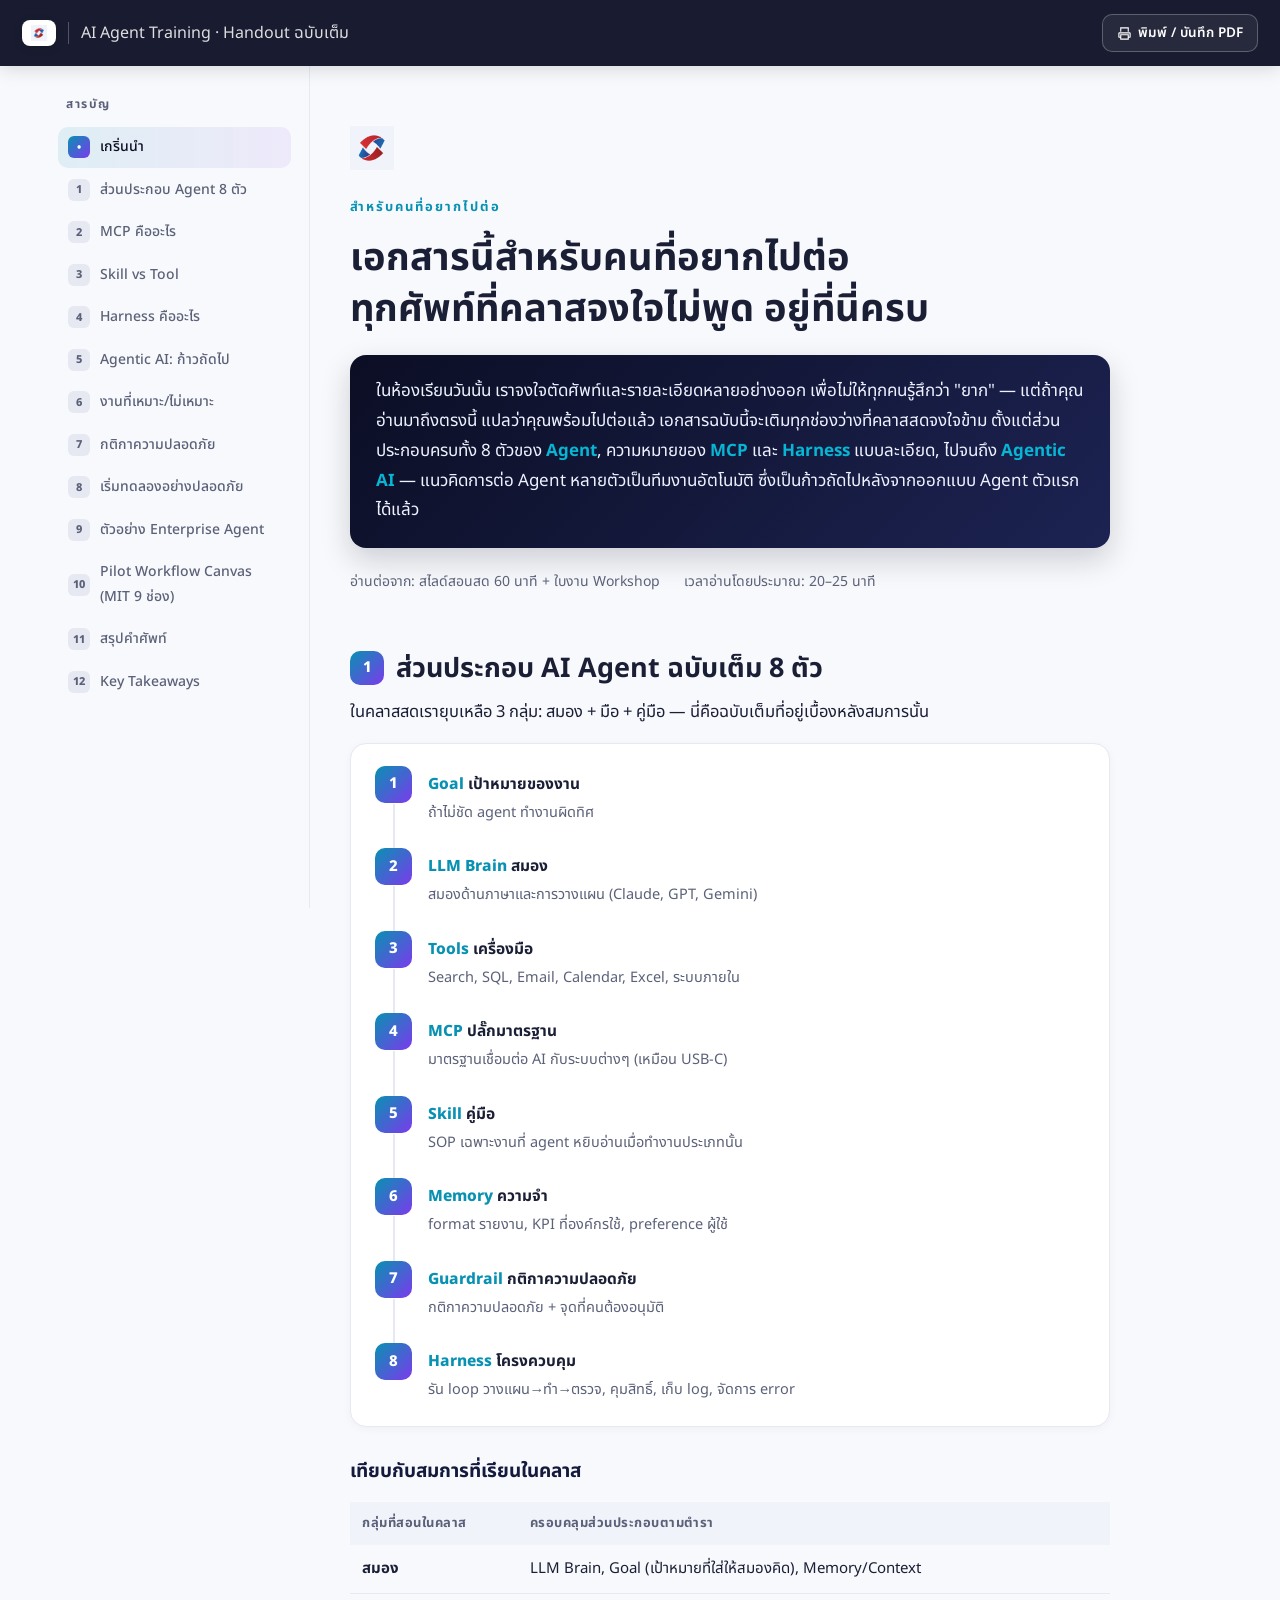
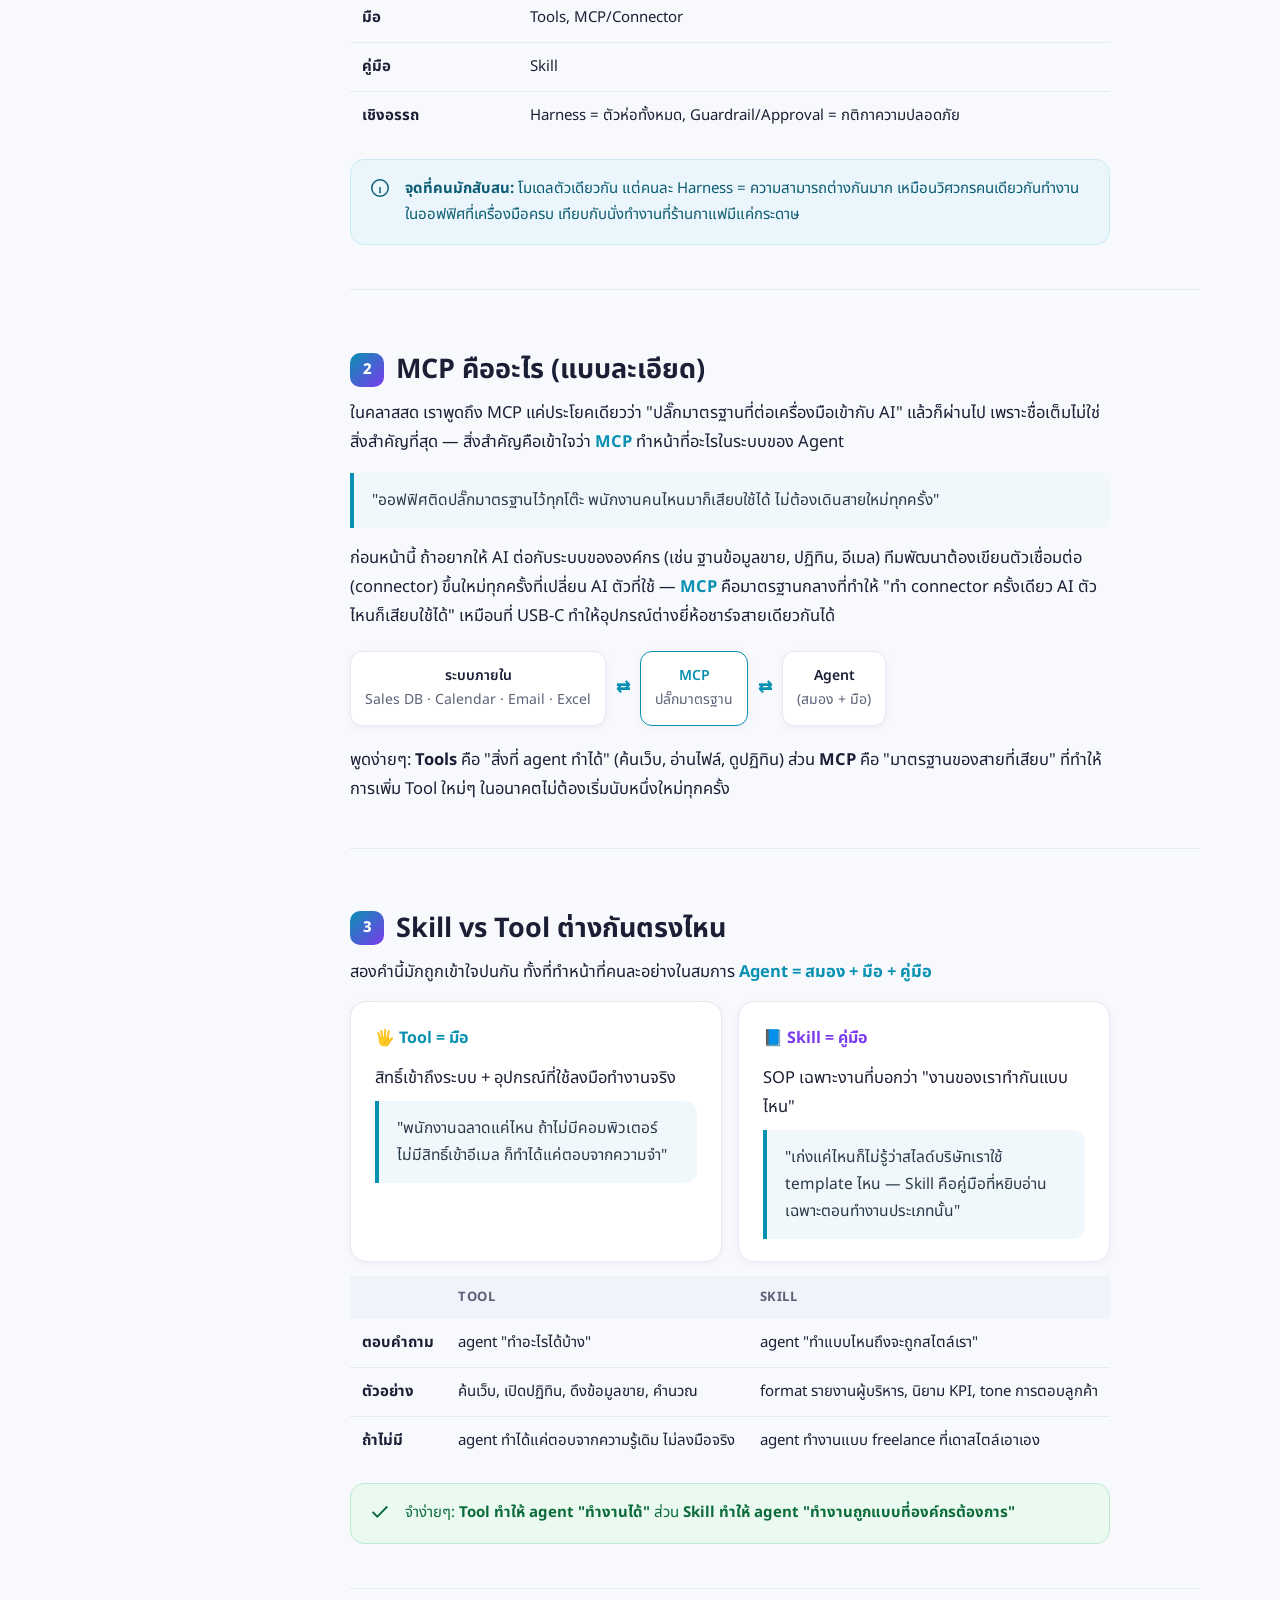
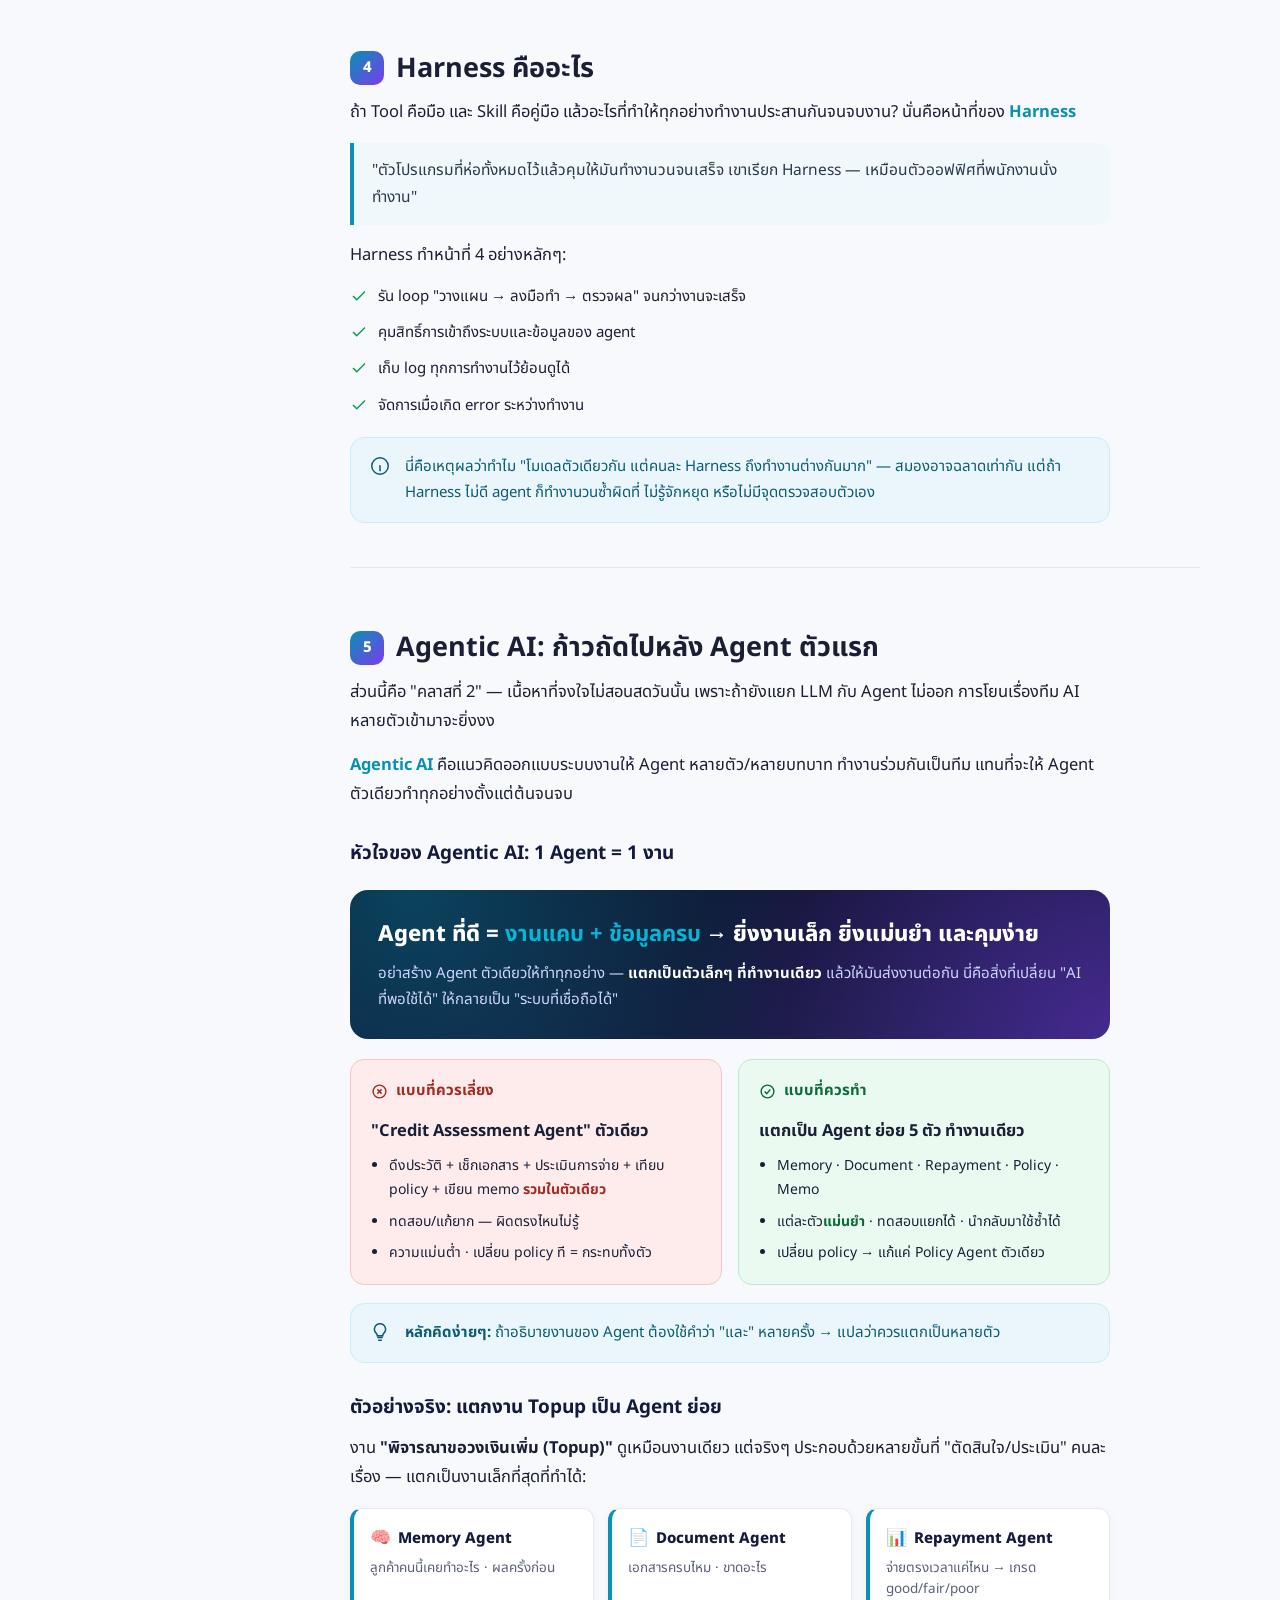
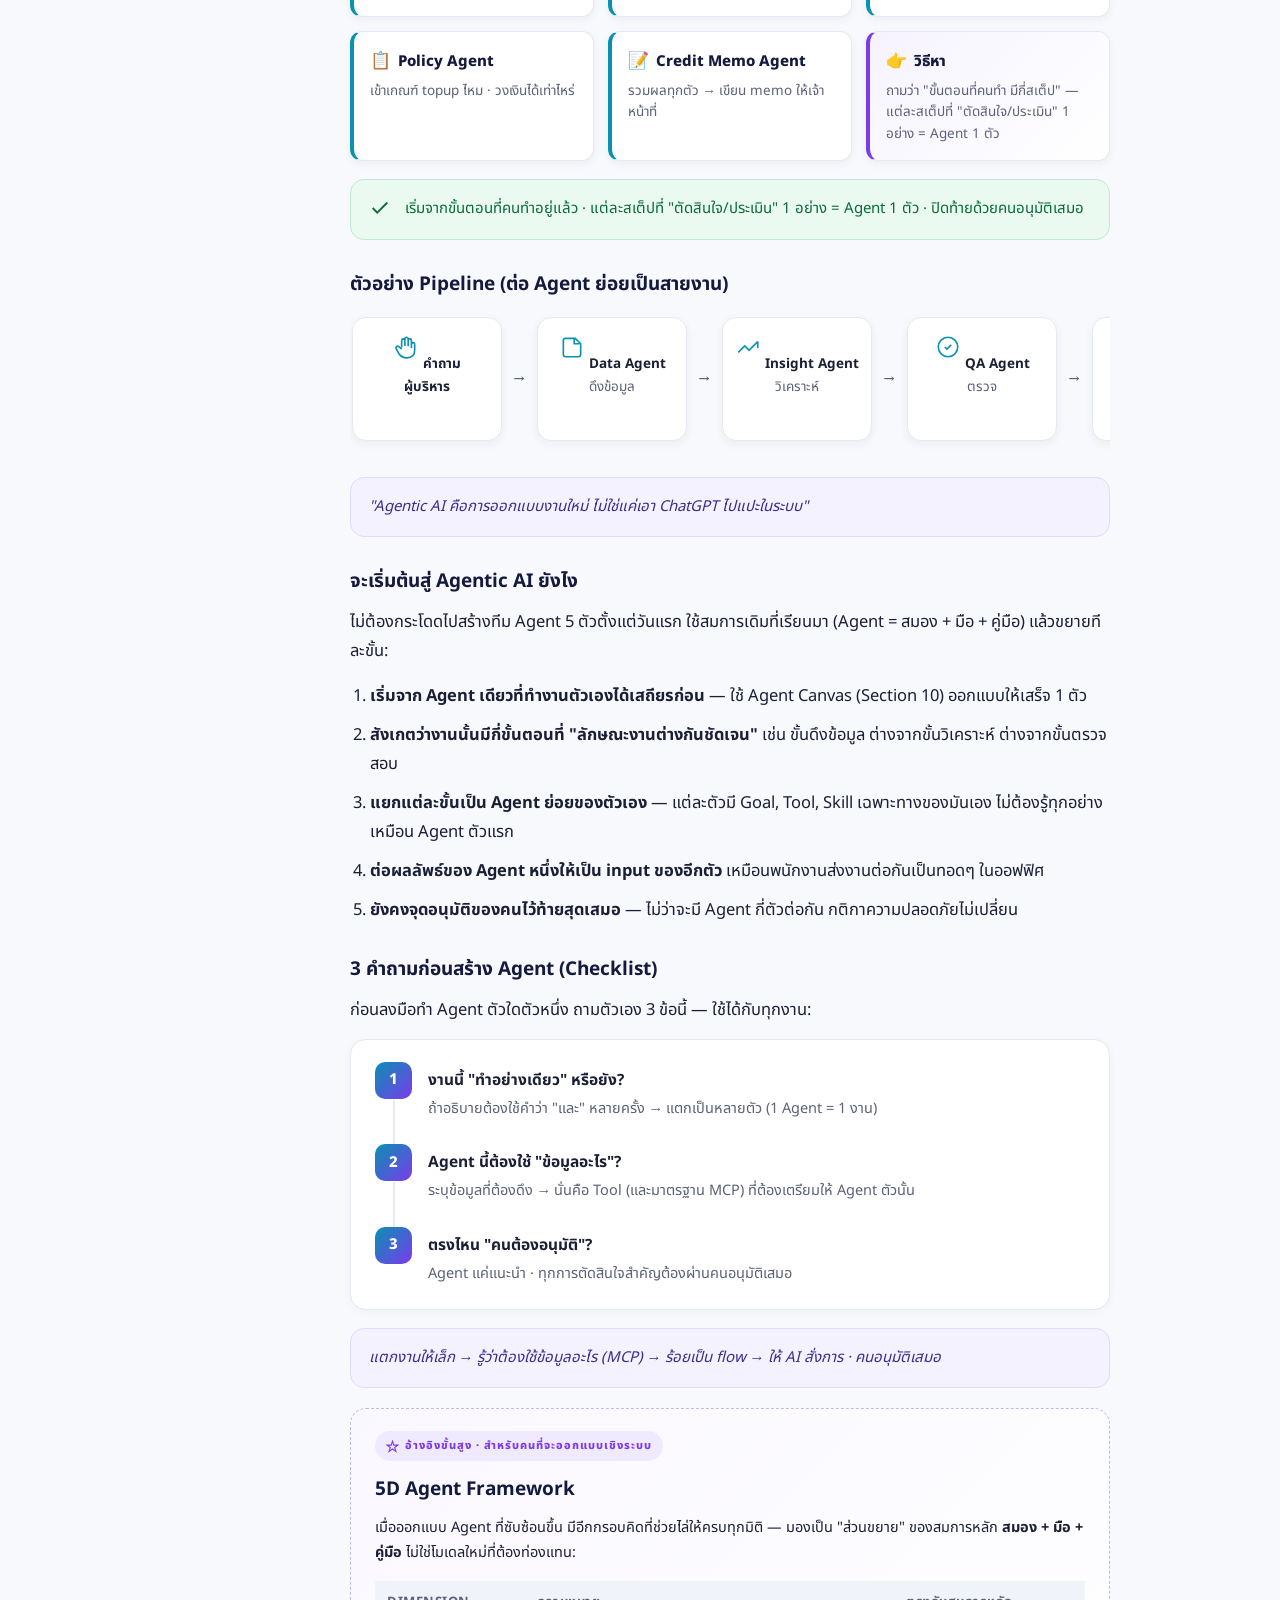
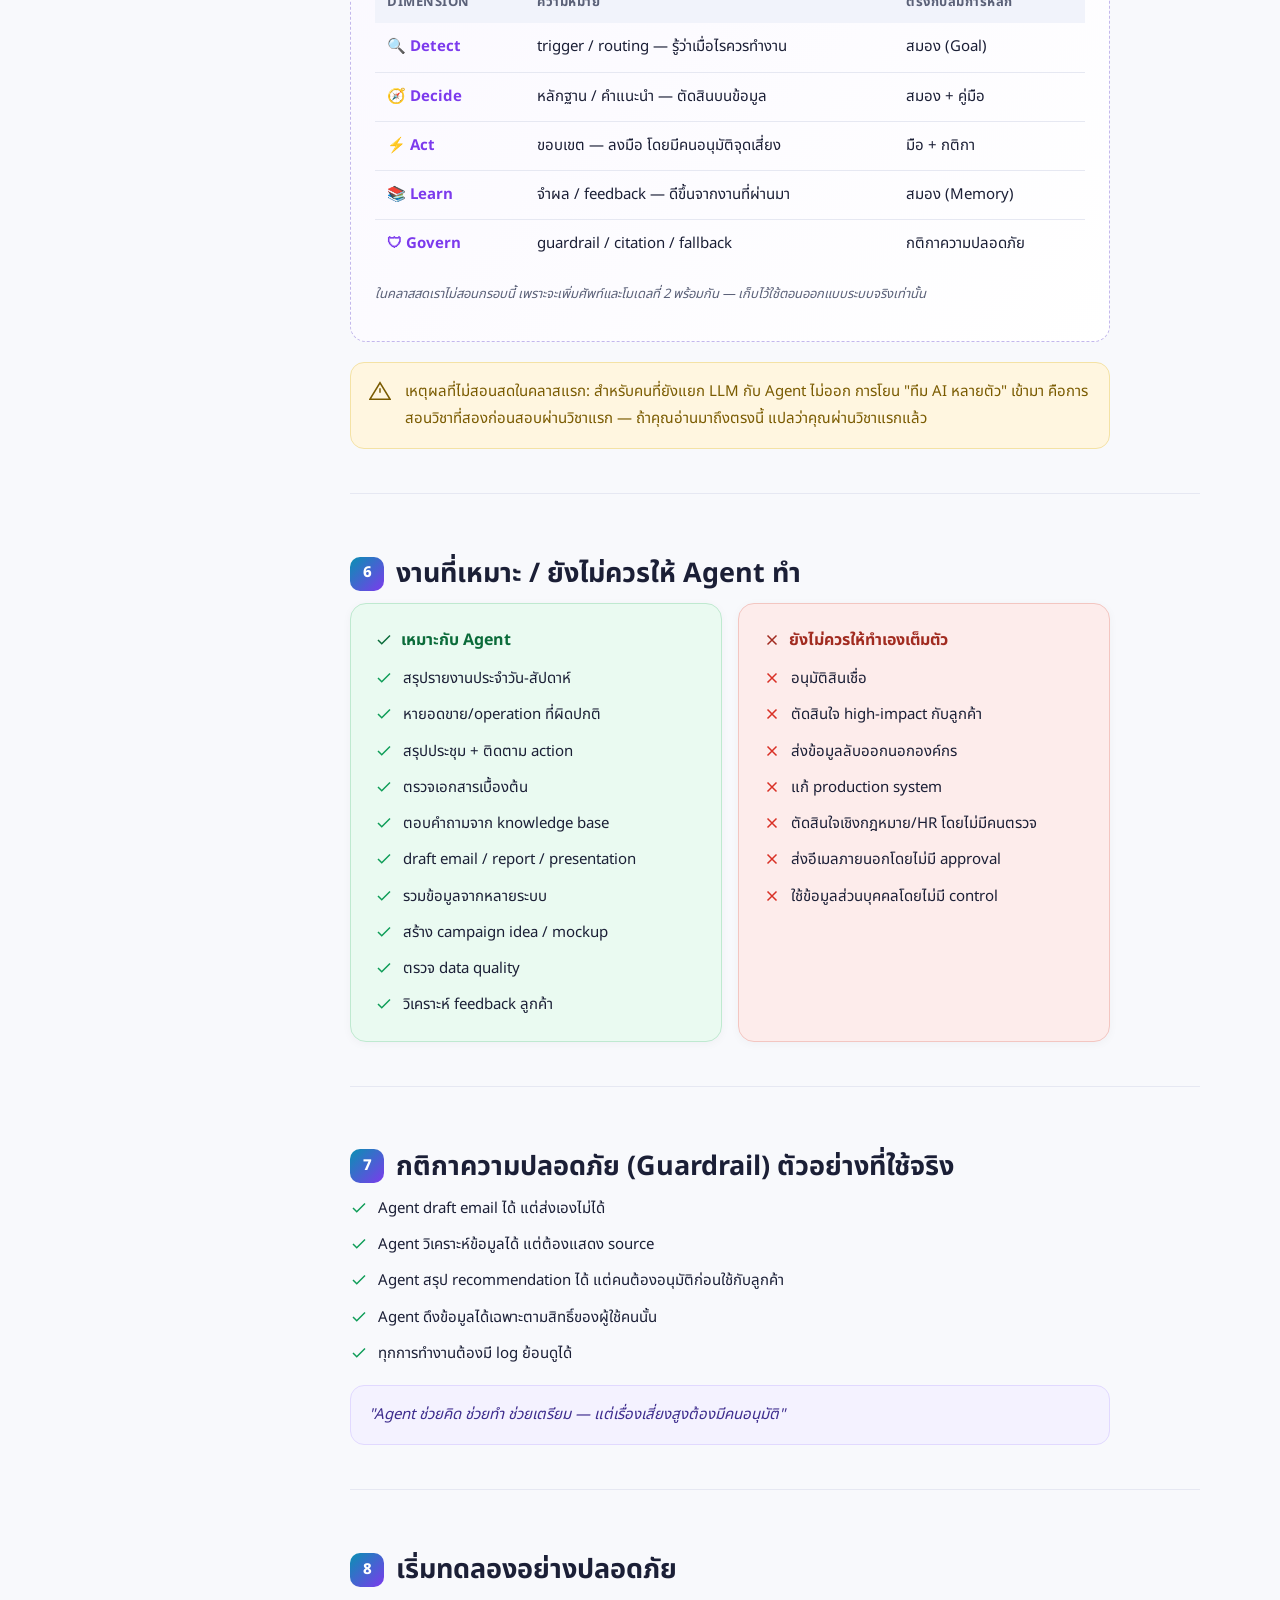
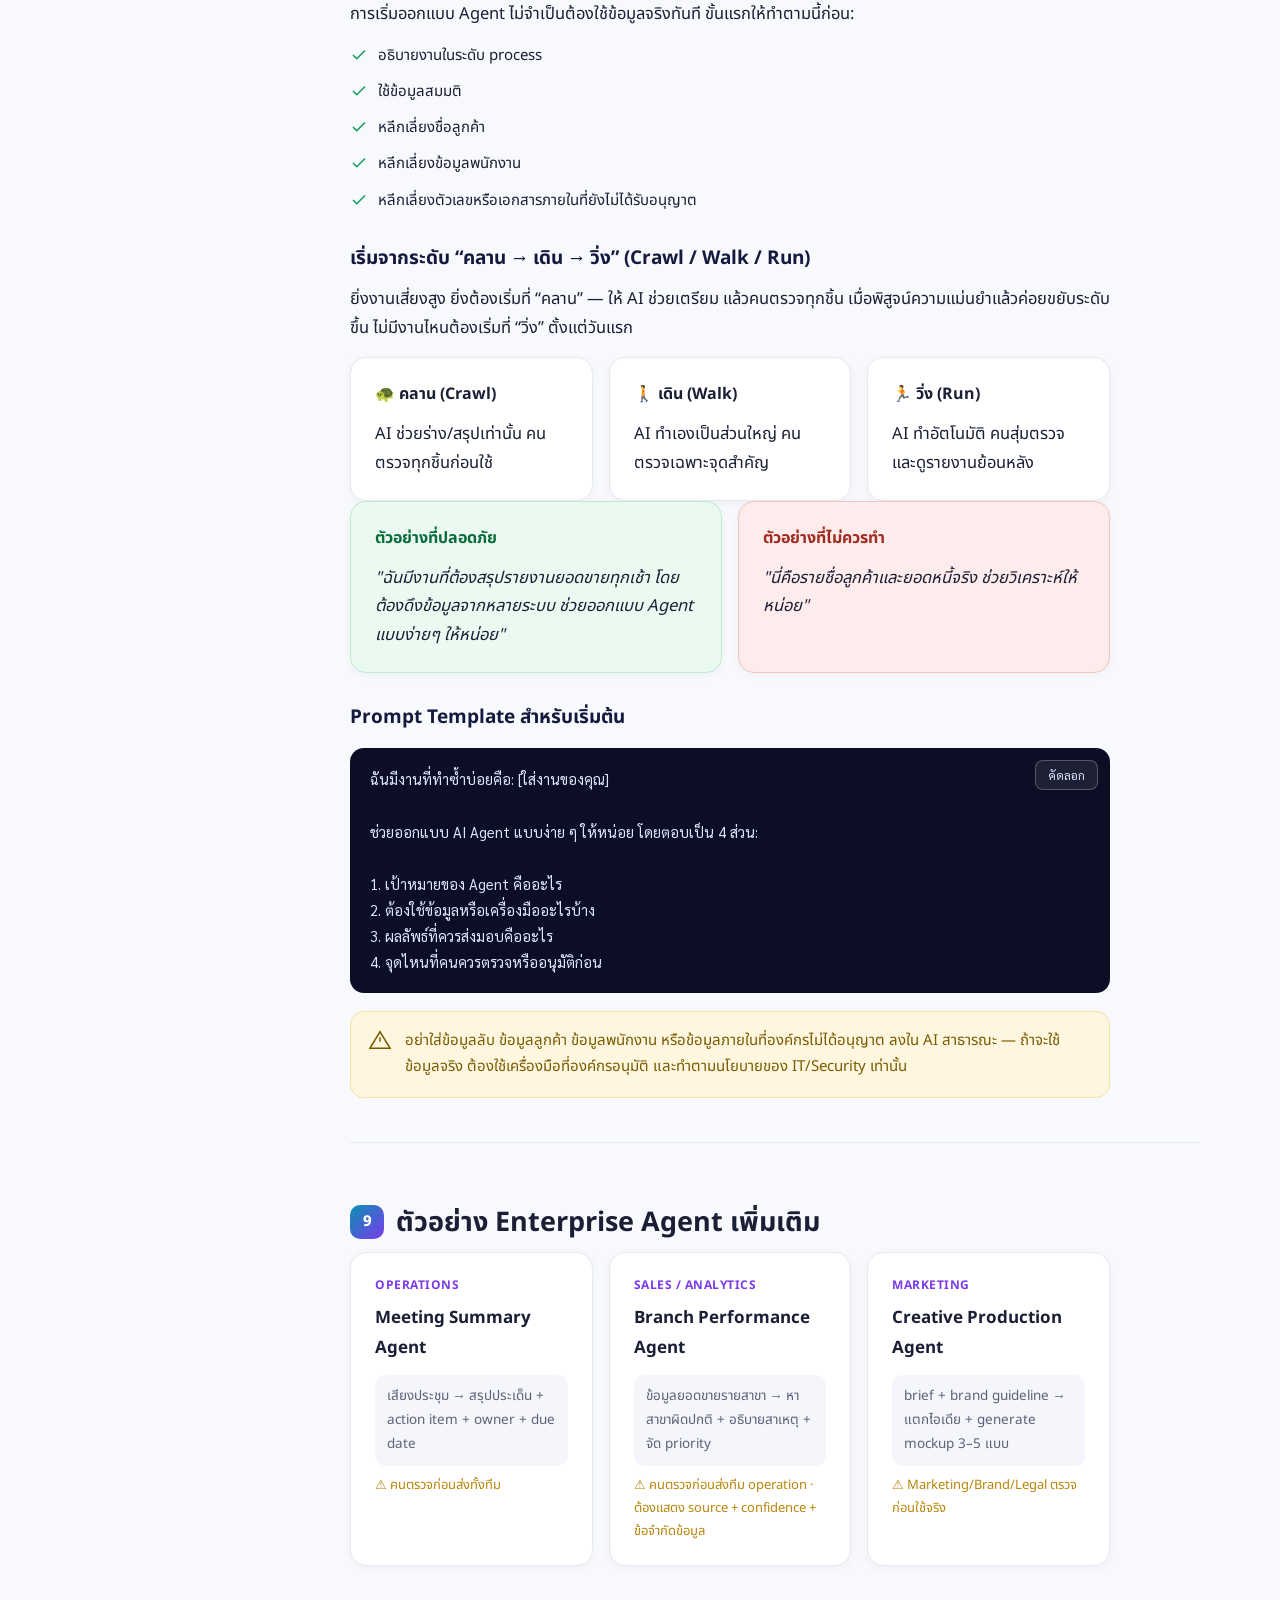
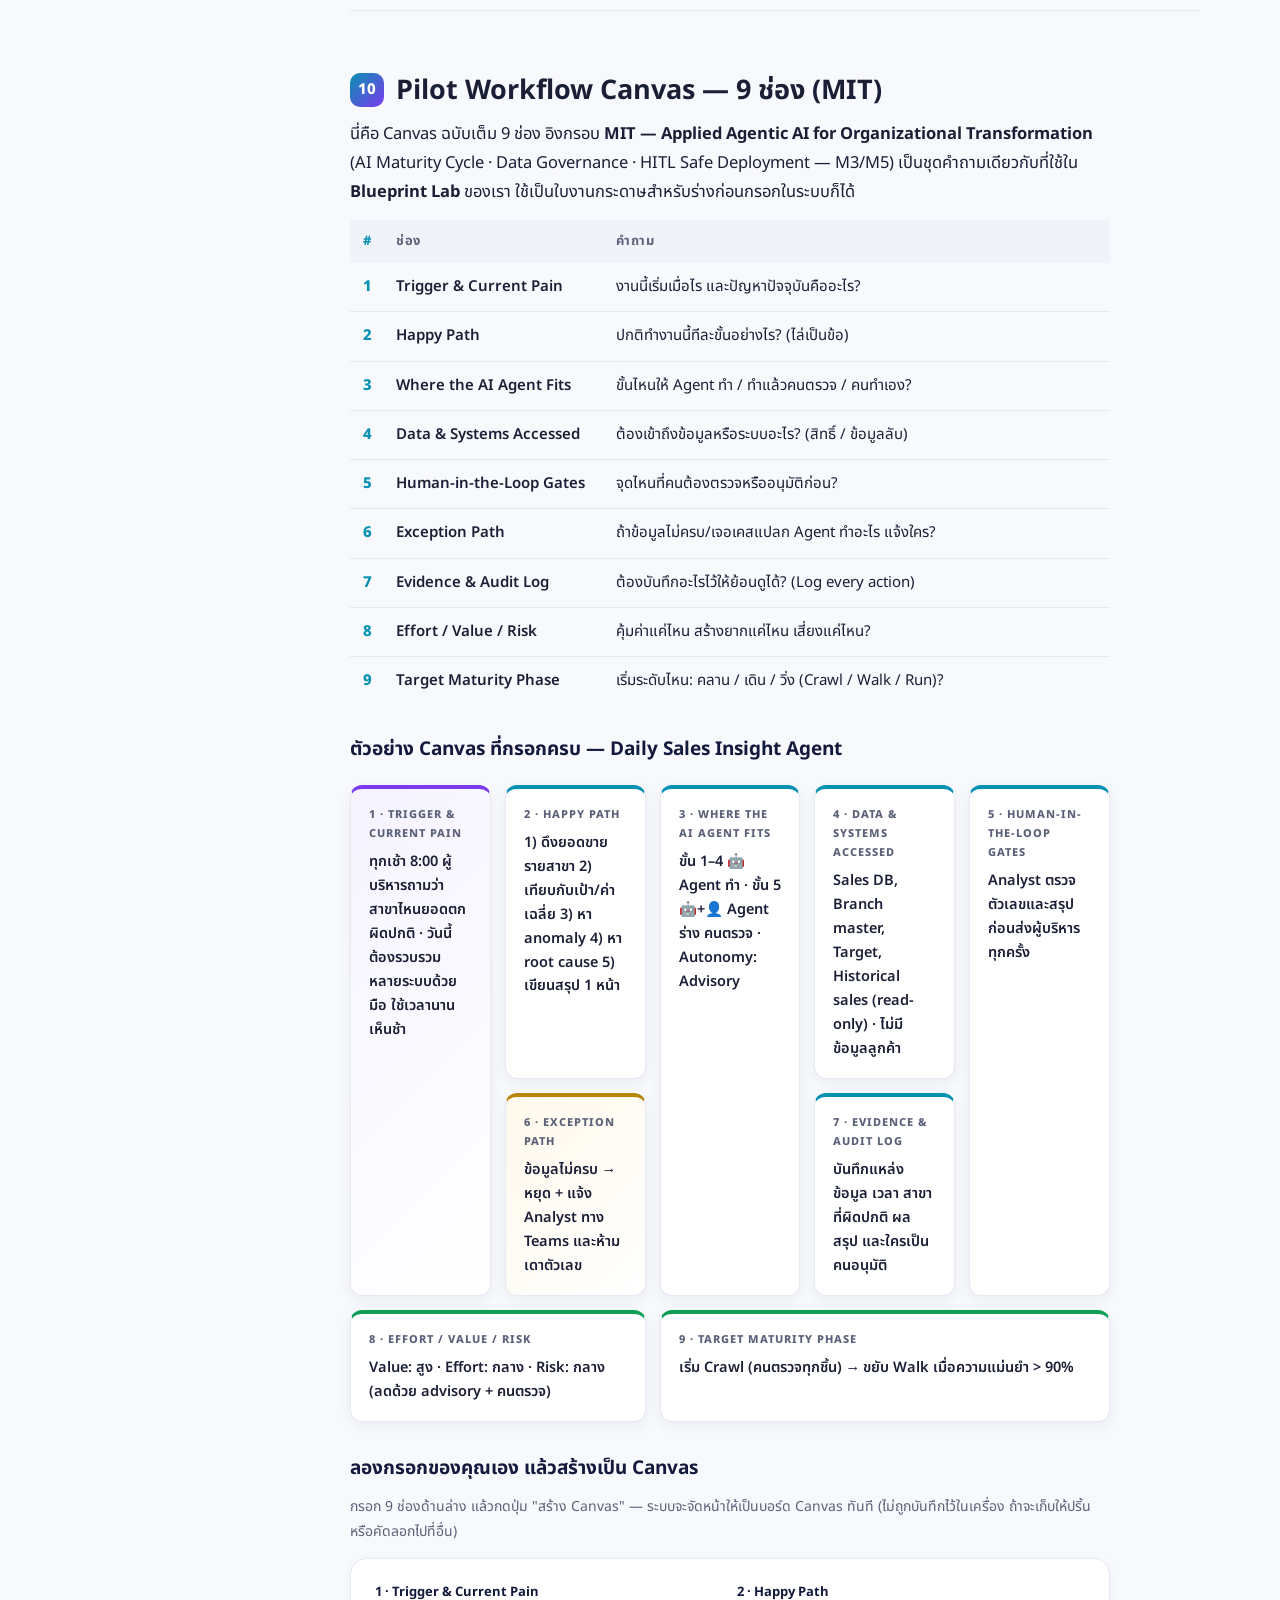
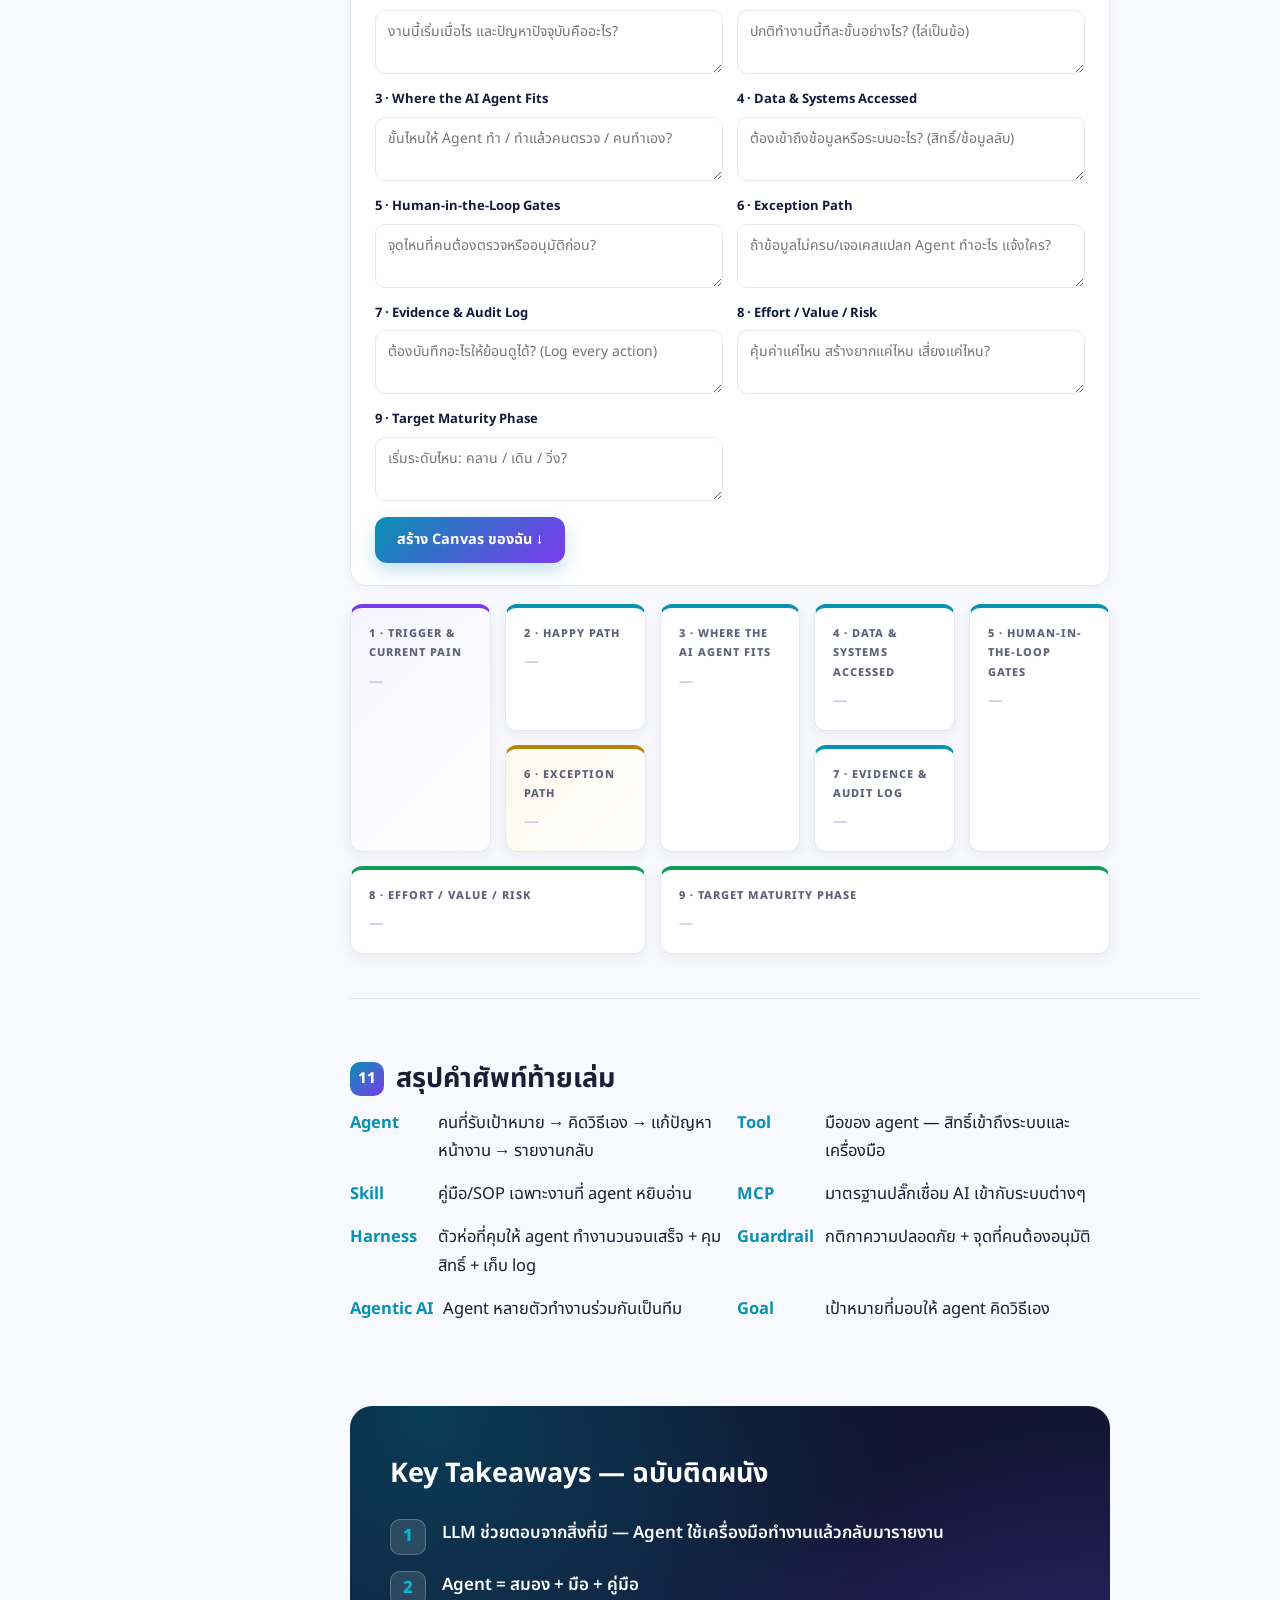
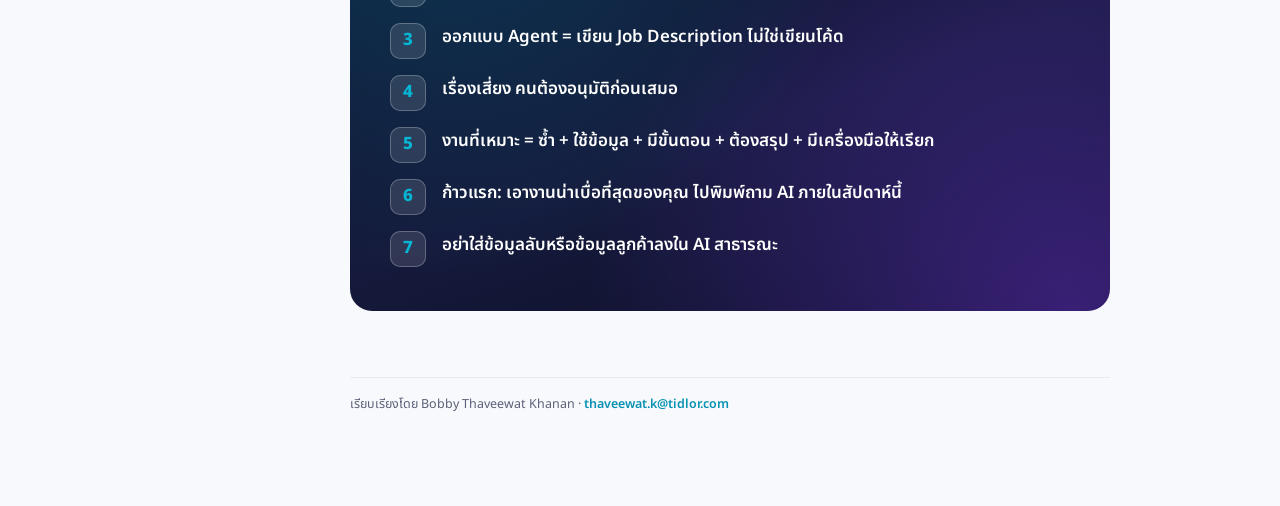
<file: ai-agent-handout.html>
<!DOCTYPE html>
<html lang="th">
<head>
<meta charset="UTF-8">
<meta name="viewport" content="width=device-width, initial-scale=1.0">
<title>TIDLOR AI Agent Training — Handout ฉบับเต็ม</title>
<link rel="preconnect" href="https://fonts.googleapis.com">
<link href="https://fonts.googleapis.com/css2?family=Noto+Sans+Thai:wght@400;500;600;700;800&family=Sarabun:wght@400;500;600;700&display=swap" rel="stylesheet">
<style>
:root{
  --navy:#0b0e24;
  --navy2:#141a3d;
  --cyan:#0891b2;
  --cyan-light:#06b6d4;
  --violet:#7c3aed;
  --bg:#f8f9fc;
  --card:#ffffff;
  --border:#e6e8f2;
  --text:#1b1f36;
  --muted:#5b6178;
  --good:#0f9d58;
  --good-bg:#eafaf1;
  --bad:#d93025;
  --bad-bg:#fdeceb;
  --warn:#b8860b;
  --warn-bg:#fff6e0;
  --radius:16px;
}
*{box-sizing:border-box;}
html{scroll-behavior:smooth;}
body{
  margin:0; background:var(--bg); color:var(--text);
  font-family:'Noto Sans Thai','Sarabun',sans-serif;
  line-height:1.75; font-size:16.5px;
}
::selection{ background:rgba(8,145,178,.2); }

/* ---------- progress bar ---------- */
#progress{ position:fixed; top:0; left:0; height:3px; background:linear-gradient(90deg,var(--cyan),var(--violet)); width:0%; z-index:100; transition:width .1s linear; }

/* ---------- topbar ---------- */
.topbar{
  position:sticky; top:0; z-index:40; background:rgba(11,14,36,.94); backdrop-filter:blur(8px);
  color:#fff; display:flex; align-items:center; justify-content:space-between;
  padding:14px 22px; box-shadow:0 2px 18px rgba(0,0,0,.15);
}
.topbar .brand{ display:flex; align-items:center; gap:12px; font-weight:700; font-size:16px; }
.topbar .brand svg{ width:24px; height:24px; color:var(--cyan-light); }
.brand-logo{
  height:26px; width:auto; display:block; background:#fff; padding:5px 9px; border-radius:8px;
  box-shadow:0 2px 8px rgba(0,0,0,.2);
}
.brand-sep{ width:1px; height:22px; background:rgba(255,255,255,.25); }
.topbar .actions{ display:flex; gap:10px; align-items:center; }
.btn{
  border:1px solid rgba(255,255,255,.25); background:rgba(255,255,255,.06); color:#fff;
  padding:8px 14px; border-radius:10px; font-size:13.5px; font-weight:600; cursor:pointer; font-family:inherit;
  display:inline-flex; align-items:center; gap:6px; text-decoration:none;
}
.btn:hover{ background:rgba(255,255,255,.15); }
.btn svg{ width:15px; height:15px; }
.tocToggle{ display:none; }

/* ---------- layout ---------- */
.layout{ display:grid; grid-template-columns:270px minmax(0,1fr); gap:0; max-width:1200px; margin:0 auto; }
.sidebar{
  position:sticky; top:58px; align-self:start; height:calc(100vh - 58px); overflow-y:auto;
  padding:28px 18px 40px; border-right:1px solid var(--border);
}
.sidebar h6{ font-size:12px; text-transform:uppercase; letter-spacing:1.5px; color:var(--muted); margin:0 0 12px 8px; }
.sidebar a{
  display:flex; gap:10px; align-items:center; padding:8px 10px; border-radius:10px; color:var(--muted);
  text-decoration:none; font-size:14px; font-weight:500; margin-bottom:2px;
}
.sidebar a .n{
  flex:0 0 22px; height:22px; border-radius:6px; background:var(--border); color:var(--muted);
  font-size:11px; font-weight:800; display:flex; align-items:center; justify-content:center;
}
.sidebar a:hover{ background:#eef1fb; color:var(--text); }
.sidebar a.active{ background:linear-gradient(90deg,rgba(8,145,178,.1),rgba(124,58,237,.08)); color:var(--navy); }
.sidebar a.active .n{ background:linear-gradient(135deg,var(--cyan),var(--violet)); color:#fff; }

main{ padding:0 40px 80px; min-width:0; }
.cover{ padding:60px 0 30px; max-width:760px; }
.cover-logo{ height:44px; width:auto; display:block; margin-bottom:26px; }
.cover .eyebrow{ color:var(--cyan); font-weight:700; letter-spacing:2px; text-transform:uppercase; font-size:13px; margin-bottom:14px; }
.cover h1{ font-size:38px; line-height:1.35; margin:0 0 20px; }
.cover .lead{
  background:linear-gradient(135deg,var(--navy),#1c2352); color:#eef1ff; padding:22px 26px; border-radius:var(--radius);
  font-size:17px; box-shadow:0 12px 30px rgba(11,14,36,.18);
}
.cover .lead b{ color:var(--cyan-light); }
.meta-row{ display:flex; gap:24px; margin-top:22px; flex-wrap:wrap; color:var(--muted); font-size:14px; }

article section{ max-width:760px; padding-top:56px; scroll-margin-top:76px; }
article section:first-of-type{ padding-top:20px; }
.sec-num{
  display:inline-flex; align-items:center; justify-content:center; width:34px; height:34px; border-radius:10px;
  background:linear-gradient(135deg,var(--cyan),var(--violet)); color:#fff; font-weight:800; font-size:15px; margin-right:10px;
}
h2{ font-size:27px; display:flex; align-items:center; gap:2px; margin:0 0 6px; }
h2 .sub{ display:block; font-size:14px; font-weight:500; color:var(--muted); margin-left:46px; margin-top:2px; }
h3{ font-size:19px; margin:28px 0 10px; color:var(--navy2); }
p{ margin:0 0 14px; }
.term{ color:var(--cyan); font-weight:700; }

.card{ background:var(--card); border:1px solid var(--border); border-radius:var(--radius); padding:22px 24px; box-shadow:0 2px 10px rgba(20,26,61,.04); }
.grid2{ display:grid; grid-template-columns:1fr 1fr; gap:16px; }
.grid3{ display:grid; grid-template-columns:repeat(3,1fr); gap:16px; }

.callout{ display:flex; gap:14px; padding:16px 18px; border-radius:14px; margin:18px 0; font-size:15px; }
.callout svg{ width:22px; height:22px; flex:0 0 22px; margin-top:1px; }
.callout.info{ background:#eaf6fb; color:#0c5c73; border:1px solid #c9ecf5; }
.callout.warn{ background:var(--warn-bg); color:#7a5b00; border:1px solid #f4e2a5; }
.callout.good{ background:var(--good-bg); color:#0b6b3a; border:1px solid #bfe9d0; }
.callout.quote{ background:#f4f2ff; color:#3d2c8d; border:1px solid #e1d9ff; font-style:italic; }

blockquote{
  margin:16px 0; padding:14px 18px; border-left:4px solid var(--cyan); background:#f1f8fb;
  border-radius:0 12px 12px 0; font-size:15.5px; color:#28394a;
}

table{ width:100%; border-collapse:collapse; font-size:15px; margin:14px 0; }
table th{ text-align:left; background:#f1f3fb; padding:10px 12px; font-size:13px; text-transform:uppercase; letter-spacing:.5px; color:var(--muted); }
table td{ padding:11px 12px; border-bottom:1px solid var(--border); vertical-align:top; }
table tr:last-child td{ border-bottom:none; }
table.canvas td:first-child, table.canvas th:first-child{ width:34px; text-align:center; font-weight:800; color:var(--cyan); }
table.canvas td:nth-child(2){ width:220px; font-weight:600; }

.stepper{ display:flex; flex-direction:column; }
.stepper .step{ display:flex; gap:16px; position:relative; padding-bottom:22px; }
.stepper .step:last-child{ padding-bottom:0; }
.stepper .step::after{
  content:""; position:absolute; left:18px; top:38px; bottom:-4px; width:2px; background:var(--border);
}
.stepper .step:last-child::after{ display:none; }
.stepper .num{
  flex:0 0 37px; width:37px; height:37px; border-radius:10px; z-index:1;
  background:linear-gradient(135deg,var(--cyan),var(--violet)); color:#fff;
  display:flex; align-items:center; justify-content:center; font-weight:800; font-size:15px;
}
.stepper .body{ padding-top:5px; }
.stepper .body h5{ margin:0 0 3px; font-size:15.5px; }
.stepper .body h5 .en{ color:var(--cyan); font-weight:800; margin-right:4px; }
.stepper .body p{ margin:0; font-size:14.5px; color:var(--muted); }

.badge-list{ display:flex; flex-wrap:wrap; gap:8px; margin:10px 0 4px; }
.badge{ background:#eef1fb; border:1px solid var(--border); padding:6px 12px; border-radius:999px; font-size:13px; font-weight:600; color:var(--navy2); }

.flow{ display:flex; align-items:center; gap:10px; flex-wrap:wrap; margin:20px 0; }
.flow .box{ background:var(--card); border:1px solid var(--border); border-radius:12px; padding:12px 14px; font-size:14px; font-weight:600; box-shadow:0 2px 8px rgba(20,26,61,.05); text-align:center; }
.flow .arr{ color:var(--cyan); font-weight:800; }
.flow.vertical{ flex-direction:column; align-items:stretch; }
.flow.vertical .arr{ align-self:center; }

.pipeline{ display:flex; gap:10px; overflow-x:auto; padding:6px 2px 18px; }
.pipeline .node{
  flex:0 0 150px; background:var(--card); border:1px solid var(--border); border-radius:14px; padding:16px 12px;
  text-align:center; font-size:13.5px; font-weight:700; position:relative; box-shadow:0 3px 10px rgba(20,26,61,.06);
}
.pipeline .node .ic{ width:26px; height:26px; margin:0 auto 8px; color:var(--cyan); }
.pipeline .node.final{ background:linear-gradient(135deg,var(--navy),#1c2352); color:#fff; }
.pipeline .node.final .ic{ color:var(--cyan-light); }
.pipeline .sep{ display:flex; align-items:center; color:var(--muted); font-weight:800; }

.list-check{ list-style:none; margin:0; padding:0; display:flex; flex-direction:column; gap:10px; }
.list-check li{ display:flex; gap:10px; align-items:flex-start; font-size:15px; }
.list-check svg{ width:18px; height:18px; flex:0 0 18px; margin-top:3px; }
.list-check.good li svg{ color:var(--good); }
.list-check.bad li svg{ color:var(--bad); }
.card.good{ background:var(--good-bg); border-color:#bfe9d0; }
.card.bad{ background:var(--bad-bg); border-color:#f3c6c1; }
.card h4{ margin:0 0 12px; display:flex; align-items:center; gap:8px; font-size:16px; }
.card.good h4{ color:#0b6b3a; }
.card.bad h4{ color:#a12b20; }

/* ---------- principle hero (1 agent = 1 job) ---------- */
.principle{
  margin:20px 0; border-radius:18px; padding:26px 28px; color:#fff; position:relative; overflow:hidden;
  background:
    radial-gradient(circle at 8% 0%, rgba(8,145,178,.4), transparent 55%),
    radial-gradient(circle at 100% 100%, rgba(124,58,237,.45), transparent 55%),
    linear-gradient(160deg,var(--navy),#171d43);
}
.principle .eq{ font-size:22px; font-weight:800; margin:0 0 6px; }
.principle .eq b{ color:var(--cyan-light); }
.principle .rule{ font-size:15px; color:#cfd5ff; margin:0; }
.principle .rule .hi{ color:#fff; font-weight:700; }

.dodont{ display:grid; grid-template-columns:1fr 1fr; gap:16px; margin:16px 0; }
.dodont .col{ border-radius:14px; padding:18px 20px; }
.dodont .col.dont{ background:var(--bad-bg); border:1px solid #f3c6c1; }
.dodont .col.do{ background:var(--good-bg); border:1px solid #bfe9d0; }
.dodont h4{ margin:0 0 12px; font-size:15px; display:flex; align-items:center; gap:8px; }
.dodont .col.dont h4{ color:#a12b20; }
.dodont .col.do h4{ color:#0b6b3a; }
.dodont ul{ margin:0; padding-left:18px; display:flex; flex-direction:column; gap:7px; font-size:14px; }
.dodont .col.dont .emph{ color:#a12b20; font-weight:700; }
.dodont .col.do .emph{ color:#0b6b3a; font-weight:700; }

/* ---------- sub-agent grid (topup) ---------- */
.subagent-grid{ display:grid; grid-template-columns:repeat(3,1fr); gap:14px; margin:16px 0; }
.subagent{ background:#fff; border:1px solid var(--border); border-left:4px solid var(--cyan); border-radius:12px; padding:15px 16px; box-shadow:0 3px 10px rgba(20,26,61,.05); }
.subagent .name{ font-weight:800; font-size:15px; margin-bottom:4px; display:flex; align-items:center; gap:7px; color:var(--navy2); }
.subagent .name .em{ font-size:17px; }
.subagent .desc{ font-size:13.5px; color:var(--muted); line-height:1.6; }
.subagent.how{ border-left-color:var(--violet); background:linear-gradient(135deg,#f6f3ff,#fff); }
@media (max-width:920px){ .subagent-grid{ grid-template-columns:1fr; } }

/* ---------- advanced reference box ---------- */
.advanced{ margin:20px 0; border:1px dashed #c3b8ec; border-radius:16px; padding:22px 24px; background:linear-gradient(135deg,#faf8ff,#fff); }
.advanced .tag-adv{ display:inline-flex; align-items:center; gap:6px; font-size:11px; font-weight:800; text-transform:uppercase; letter-spacing:1px; color:var(--violet); background:#f0eaff; padding:5px 11px; border-radius:999px; margin-bottom:12px; }
.advanced table td:first-child{ font-weight:700; color:var(--violet); white-space:nowrap; width:150px; }
.advanced .disclaimer{ font-size:13px; color:var(--muted); margin-top:10px; font-style:italic; }

.ent-card{ display:flex; flex-direction:column; gap:8px; }
.ent-card .tag{ font-size:12px; font-weight:700; color:var(--violet); text-transform:uppercase; letter-spacing:.5px; }
.ent-card h4{ margin:0; font-size:17px; }
.ent-card .flowmini{ font-size:13.5px; color:var(--muted); background:#f5f6fb; padding:10px 12px; border-radius:10px; margin-top:4px; }
.ent-card .guardrail{ font-size:13px; color:var(--warn); }

.prompt-box{
  position:relative; background:#0b0e24; color:#dfe4ff; border-radius:14px; padding:18px 20px 18px 20px;
  font-family:'Sarabun',monospace; font-size:14.5px; line-height:1.8; white-space:pre-wrap; margin:14px 0;
}
.copy-btn{
  position:absolute; top:12px; right:12px; cursor:pointer; border:1px solid rgba(255,255,255,.25);
  background:rgba(255,255,255,.08); color:#dfe4ff; padding:6px 12px; border-radius:8px; font-size:12px; font-family:inherit;
}
.copy-btn:hover{ background:rgba(255,255,255,.18); }

.fill-table td[contenteditable]{ outline:none; border-bottom:1px dashed #c7cbe0; min-height:22px; }
.fill-table td[contenteditable]:focus{ background:#f1f8fb; border-color:var(--cyan); }
.fill-table td[contenteditable]:empty:before{ content:attr(data-ph); color:#b7bcd6; }

/* ---------- agent canvas board ---------- */
.canvas-board{
  display:grid; gap:14px; margin:18px 0 30px;
  grid-template-columns:repeat(5,1fr);
  grid-template-areas:
    "c1 c2 c3 c4 c5"
    "c1 c6 c3 c7 c5"
    "c8 c8 c9 c9 c9";
}
.canvas-board .note{
  background:#fff; border:1px solid var(--border); border-top:4px solid var(--cyan);
  border-radius:12px; padding:16px 18px; box-shadow:0 4px 14px rgba(20,26,61,.06);
}
.canvas-board .note .lbl{ font-size:11px; text-transform:uppercase; letter-spacing:1px; font-weight:800; color:var(--muted); margin-bottom:8px; }
.canvas-board .note .val{ font-size:14.5px; font-weight:600; line-height:1.65; white-space:pre-wrap; color:var(--text); }
.canvas-board .a-c1{ grid-area:c1; border-top-color:var(--violet); background:linear-gradient(135deg,#f6f3ff,#fff); }
.canvas-board .a-c2{ grid-area:c2; }
.canvas-board .a-c3{ grid-area:c3; }
.canvas-board .a-c4{ grid-area:c4; }
.canvas-board .a-c5{ grid-area:c5; }
.canvas-board .a-c6{ grid-area:c6; border-top-color:var(--warn); background:linear-gradient(135deg,#fff9ec,#fff); }
.canvas-board .a-c7{ grid-area:c7; }
.canvas-board .a-c8{ grid-area:c8; border-top-color:var(--good); }
.canvas-board .a-c9{ grid-area:c9; border-top-color:var(--good); }
.canvas-board.empty .val{ color:#c3c7de; }

.canvas-form{ display:grid; grid-template-columns:1fr 1fr; gap:14px; }
.canvas-form label{ display:flex; flex-direction:column; gap:6px; font-size:13px; font-weight:700; color:var(--navy2); }
.canvas-form textarea{
  font-family:inherit; font-size:14px; padding:10px 12px; border:1px solid var(--border); border-radius:10px;
  resize:vertical; min-height:58px; color:var(--text);
}
.canvas-form textarea:focus{ outline:none; border-color:var(--cyan); box-shadow:0 0 0 3px rgba(8,145,178,.12); }
.btn-generate{
  margin-top:16px; padding:12px 22px; border-radius:12px; border:none; cursor:pointer; font-family:inherit;
  font-weight:700; font-size:14.5px; color:#fff; background:linear-gradient(135deg,var(--cyan),var(--violet));
  box-shadow:0 8px 18px rgba(8,145,178,.25);
}
.btn-generate:hover{ filter:brightness(1.08); }
@media (max-width:920px){
  .canvas-board{ grid-template-columns:1fr; grid-template-areas:"c1" "c2" "c3" "c4" "c5" "c6" "c7" "c8" "c9"; }
  .canvas-form{ grid-template-columns:1fr; }
}

.divider{ height:1px; background:var(--border); margin:44px 0 0; }

.glossary-grid{ display:grid; grid-template-columns:repeat(2,1fr); gap:14px; }
.gterm{ display:flex; gap:10px; }
.gterm b{ min-width:78px; color:var(--cyan); }

/* ---------- key takeaways poster ---------- */
.poster{
  margin-top:26px; border-radius:22px; padding:44px 40px; color:#fff;
  background:
    radial-gradient(circle at 10% 0%, rgba(8,145,178,.35), transparent 55%),
    radial-gradient(circle at 95% 100%, rgba(124,58,237,.4), transparent 55%),
    linear-gradient(160deg,var(--navy),#151a3c 60%,#0b0e24);
}
.poster h2{ color:#fff; margin-bottom:22px; }
.poster ol{ margin:0; padding:0; list-style:none; display:flex; flex-direction:column; gap:16px; counter-reset:pn; }
.poster li{ display:flex; gap:16px; align-items:flex-start; font-size:17px; font-weight:600; counter-increment:pn; }
.poster li::before{
  content:counter(pn); flex:0 0 34px; height:34px; border-radius:10px; background:rgba(255,255,255,.12);
  border:1px solid rgba(255,255,255,.25); display:flex; align-items:center; justify-content:center; font-weight:800; color:var(--cyan-light);
}

footer.pagefoot{ max-width:760px; padding:50px 0 10px; color:var(--muted); font-size:13px; }
.credit{ margin-top:16px; padding-top:16px; border-top:1px solid var(--border); font-size:12.5px; color:var(--muted); }
.credit a{ color:var(--cyan); text-decoration:none; font-weight:600; }
.credit a:hover{ text-decoration:underline; }

/* ---------- back to top ---------- */
#toTop{
  position:fixed; right:26px; bottom:26px; width:46px; height:46px; border-radius:50%; z-index:40;
  background:var(--navy); color:#fff; display:flex; align-items:center; justify-content:center; cursor:pointer;
  box-shadow:0 8px 20px rgba(0,0,0,.25); opacity:0; pointer-events:none; transition:opacity .25s ease;
}
#toTop.show{ opacity:1; pointer-events:auto; }
#toTop svg{ width:20px; height:20px; }

/* ---------- responsive ---------- */
@media (max-width:920px){
  .layout{ grid-template-columns:1fr; }
  .sidebar{
    position:fixed; top:58px; left:0; bottom:0; width:78%; max-width:320px; background:#fff; z-index:39;
    transform:translateX(-105%); transition:transform .3s ease; box-shadow:12px 0 30px rgba(0,0,0,.15);
  }
  .sidebar.open{ transform:translateX(0); }
  .tocToggle{ display:inline-flex; }
  main{ padding:0 20px 70px; }
  .grid2,.grid3{ grid-template-columns:1fr; }
  .cover h1{ font-size:29px; }
  .pipeline{ padding-bottom:10px; }
}

/* ---------- print ---------- */
@media print{
  .topbar,.sidebar,#toTop,#progress,.copy-btn,.tocToggle{ display:none !important; }
  .layout{ display:block; }
  main{ padding:0; }
  body{ background:#fff; font-size:12.5px; }
  a{ color:inherit; text-decoration:none; }
  .card,.callout,.prompt-box{ box-shadow:none !important; }
  .poster{ page-break-before:always; -webkit-print-color-adjust:exact; print-color-adjust:exact; }
  section{ padding-top:18px !important; }
  @page{ size:A4; margin:16mm; }
}
</style>
</head>
<body>

<div id="progress"></div>

<div class="topbar">
  <div class="brand">
    <img src="tidlor-pcl--600.png" alt="TIDLOR" class="brand-logo">
    <span class="brand-sep"></span>
    <span style="font-weight:400;opacity:.85;">AI Agent Training · Handout ฉบับเต็ม</span>
  </div>
  <div class="actions">
    <button class="btn tocToggle" id="tocToggle"><svg viewBox="0 0 24 24" fill="none" stroke="currentColor" stroke-width="2"><path d="M4 6h16M4 12h16M4 18h16"/></svg>สารบัญ</button>
    <button class="btn" id="printBtn"><svg viewBox="0 0 24 24" fill="none" stroke="currentColor" stroke-width="1.8"><path d="M6 9V3h12v6M6 18H4a1 1 0 0 1-1-1v-5a1 1 0 0 1 1-1h16a1 1 0 0 1 1 1v5a1 1 0 0 1-1 1h-2M6 14h12v7H6z"/></svg>พิมพ์ / บันทึก PDF</button>
  </div>
</div>

<div class="layout">
  <nav class="sidebar" id="sidebar">
    <h6>สารบัญ</h6>
    <a href="#intro"><span class="n">•</span> เกริ่นนำ</a>
    <a href="#components"><span class="n">1</span> ส่วนประกอบ Agent 8 ตัว</a>
    <a href="#mcp"><span class="n">2</span> MCP คืออะไร</a>
    <a href="#skill-tool"><span class="n">3</span> Skill vs Tool</a>
    <a href="#harness"><span class="n">4</span> Harness คืออะไร</a>
    <a href="#agentic"><span class="n">5</span> Agentic AI: ก้าวถัดไป</a>
    <a href="#usecases"><span class="n">6</span> งานที่เหมาะ/ไม่เหมาะ</a>
    <a href="#guardrail"><span class="n">7</span> กติกาความปลอดภัย</a>
    <a href="#safe-start"><span class="n">8</span> เริ่มทดลองอย่างปลอดภัย</a>
    <a href="#enterprise"><span class="n">9</span> ตัวอย่าง Enterprise Agent</a>
    <a href="#canvas"><span class="n">10</span> Pilot Workflow Canvas (MIT 9 ช่อง)</a>
    <a href="#glossary"><span class="n">11</span> สรุปคำศัพท์</a>
    <a href="#takeaways"><span class="n">12</span> Key Takeaways</a>
  </nav>

  <main>
    <div class="cover" id="intro">
      <img src="tidlor-pcl--600.png" alt="TIDLOR" class="cover-logo">
      <div class="eyebrow">สำหรับคนที่อยากไปต่อ</div>
      <h1>เอกสารนี้สำหรับคนที่อยากไปต่อ<br>ทุกศัพท์ที่คลาสจงใจไม่พูด อยู่ที่นี่ครบ</h1>
      <div class="lead">
        ในห้องเรียนวันนั้น เราจงใจตัดศัพท์และรายละเอียดหลายอย่างออก เพื่อไม่ให้ทุกคนรู้สึกว่า "ยาก" —
        แต่ถ้าคุณอ่านมาถึงตรงนี้ แปลว่าคุณพร้อมไปต่อแล้ว เอกสารฉบับนี้จะเติมทุกช่องว่างที่คลาสสดจงใจข้าม
        ตั้งแต่ส่วนประกอบครบทั้ง 8 ตัวของ <b>Agent</b>, ความหมายของ <b>MCP</b> และ <b>Harness</b> แบบละเอียด,
        ไปจนถึง <b>Agentic AI</b> — แนวคิดการต่อ Agent หลายตัวเป็นทีมงานอัตโนมัติ ซึ่งเป็นก้าวถัดไปหลังจากออกแบบ Agent ตัวแรกได้แล้ว
      </div>
      <div class="meta-row">
        <span>อ่านต่อจาก: สไลด์สอนสด 60 นาที + ใบงาน Workshop</span>
        <span>เวลาอ่านโดยประมาณ: 20–25 นาที</span>
      </div>
    </div>

    <article>

      <!-- 1 -->
      <section id="components">
        <h2><span class="sec-num">1</span>ส่วนประกอบ AI Agent ฉบับเต็ม 8 ตัว</h2>
        <span class="sub" style="margin-left:0;display:block;margin-bottom:16px;">ในคลาสสดเรายุบเหลือ 3 กลุ่ม: สมอง + มือ + คู่มือ — นี่คือฉบับเต็มที่อยู่เบื้องหลังสมการนั้น</span>

        <div class="card">
          <div class="stepper">
            <div class="step"><div class="num">1</div><div class="body"><h5><span class="en">Goal</span>เป้าหมายของงาน</h5><p>ถ้าไม่ชัด agent ทำงานผิดทิศ</p></div></div>
            <div class="step"><div class="num">2</div><div class="body"><h5><span class="en">LLM Brain</span>สมอง</h5><p>สมองด้านภาษาและการวางแผน (Claude, GPT, Gemini)</p></div></div>
            <div class="step"><div class="num">3</div><div class="body"><h5><span class="en">Tools</span>เครื่องมือ</h5><p>Search, SQL, Email, Calendar, Excel, ระบบภายใน</p></div></div>
            <div class="step"><div class="num">4</div><div class="body"><h5><span class="en">MCP</span>ปลั๊กมาตรฐาน</h5><p>มาตรฐานเชื่อมต่อ AI กับระบบต่างๆ (เหมือน USB-C)</p></div></div>
            <div class="step"><div class="num">5</div><div class="body"><h5><span class="en">Skill</span>คู่มือ</h5><p>SOP เฉพาะงานที่ agent หยิบอ่านเมื่อทำงานประเภทนั้น</p></div></div>
            <div class="step"><div class="num">6</div><div class="body"><h5><span class="en">Memory</span>ความจำ</h5><p>format รายงาน, KPI ที่องค์กรใช้, preference ผู้ใช้</p></div></div>
            <div class="step"><div class="num">7</div><div class="body"><h5><span class="en">Guardrail</span>กติกาความปลอดภัย</h5><p>กติกาความปลอดภัย + จุดที่คนต้องอนุมัติ</p></div></div>
            <div class="step"><div class="num">8</div><div class="body"><h5><span class="en">Harness</span>โครงควบคุม</h5><p>รัน loop วางแผน→ทำ→ตรวจ, คุมสิทธิ์, เก็บ log, จัดการ error</p></div></div>
          </div>
        </div>

        <h3>เทียบกับสมการที่เรียนในคลาส</h3>
        <table>
          <tr><th>กลุ่มที่สอนในคลาส</th><th>ครอบคลุมส่วนประกอบตามตำรา</th></tr>
          <tr><td><b>สมอง</b></td><td>LLM Brain, Goal (เป้าหมายที่ใส่ให้สมองคิด), Memory/Context</td></tr>
          <tr><td><b>มือ</b></td><td>Tools, MCP/Connector</td></tr>
          <tr><td><b>คู่มือ</b></td><td>Skill</td></tr>
          <tr><td><b>เชิงอรรถ</b></td><td>Harness = ตัวห่อทั้งหมด, Guardrail/Approval = กติกาความปลอดภัย</td></tr>
        </table>

        <div class="callout info">
          <svg viewBox="0 0 24 24" fill="none" stroke="currentColor" stroke-width="1.6"><circle cx="12" cy="12" r="9"/><path d="M12 8h.01M11 12h1v5h1"/></svg>
          <div><b>จุดที่คนมักสับสน:</b> โมเดลตัวเดียวกัน แต่คนละ Harness = ความสามารถต่างกันมาก
          เหมือนวิศวกรคนเดียวกันทำงานในออฟฟิศที่เครื่องมือครบ เทียบกับนั่งทำงานที่ร้านกาแฟมีแค่กระดาษ</div>
        </div>
      </section>

      <div class="divider"></div>

      <!-- 2 -->
      <section id="mcp">
        <h2><span class="sec-num">2</span>MCP คืออะไร (แบบละเอียด)</h2>
        <p>ในคลาสสด เราพูดถึง MCP แค่ประโยคเดียวว่า "ปลั๊กมาตรฐานที่ต่อเครื่องมือเข้ากับ AI" แล้วก็ผ่านไป
        เพราะชื่อเต็มไม่ใช่สิ่งสำคัญที่สุด — สิ่งสำคัญคือเข้าใจว่า <span class="term">MCP</span> ทำหน้าที่อะไรในระบบของ Agent</p>

        <blockquote>"ออฟฟิศติดปลั๊กมาตรฐานไว้ทุกโต๊ะ พนักงานคนไหนมาก็เสียบใช้ได้ ไม่ต้องเดินสายใหม่ทุกครั้ง"</blockquote>

        <p>ก่อนหน้านี้ ถ้าอยากให้ AI ต่อกับระบบขององค์กร (เช่น ฐานข้อมูลขาย, ปฏิทิน, อีเมล) ทีมพัฒนาต้องเขียนตัวเชื่อมต่อ (connector)
        ขึ้นใหม่ทุกครั้งที่เปลี่ยน AI ตัวที่ใช้ — <span class="term">MCP</span> คือมาตรฐานกลางที่ทำให้ "ทำ connector ครั้งเดียว
        AI ตัวไหนก็เสียบใช้ได้" เหมือนที่ USB-C ทำให้อุปกรณ์ต่างยี่ห้อชาร์จสายเดียวกันได้</p>

        <div class="flow">
          <div class="box">ระบบภายใน<br><span style="color:var(--muted);font-weight:400;">Sales DB · Calendar · Email · Excel</span></div>
          <div class="arr">⇄</div>
          <div class="box" style="border-color:var(--cyan);color:var(--cyan);">MCP<br><span style="color:var(--muted);font-weight:400;">ปลั๊กมาตรฐาน</span></div>
          <div class="arr">⇄</div>
          <div class="box">Agent<br><span style="color:var(--muted);font-weight:400;">(สมอง + มือ)</span></div>
        </div>

        <p>พูดง่ายๆ: <b>Tools</b> คือ "สิ่งที่ agent ทำได้" (ค้นเว็บ, อ่านไฟล์, ดูปฏิทิน) ส่วน <b>MCP</b> คือ "มาตรฐานของสายที่เสียบ"
        ที่ทำให้การเพิ่ม Tool ใหม่ๆ ในอนาคตไม่ต้องเริ่มนับหนึ่งใหม่ทุกครั้ง</p>
      </section>

      <div class="divider"></div>

      <!-- 3 -->
      <section id="skill-tool">
        <h2><span class="sec-num">3</span>Skill vs Tool ต่างกันตรงไหน</h2>
        <p>สองคำนี้มักถูกเข้าใจปนกัน ทั้งที่ทำหน้าที่คนละอย่างในสมการ <span class="term">Agent = สมอง + มือ + คู่มือ</span></p>

        <div class="grid2">
          <div class="card">
            <h4 style="color:var(--cyan);">🖐 Tool = มือ</h4>
            <p style="margin-bottom:8px;">สิทธิ์เข้าถึงระบบ + อุปกรณ์ที่ใช้ลงมือทำงานจริง</p>
            <blockquote style="margin:0;">"พนักงานฉลาดแค่ไหน ถ้าไม่มีคอมพิวเตอร์ ไม่มีสิทธิ์เข้าอีเมล ก็ทำได้แค่ตอบจากความจำ"</blockquote>
          </div>
          <div class="card">
            <h4 style="color:var(--violet);">📘 Skill = คู่มือ</h4>
            <p style="margin-bottom:8px;">SOP เฉพาะงานที่บอกว่า "งานของเราทำกันแบบไหน"</p>
            <blockquote style="margin:0;">"เก่งแค่ไหนก็ไม่รู้ว่าสไลด์บริษัทเราใช้ template ไหน — Skill คือคู่มือที่หยิบอ่านเฉพาะตอนทำงานประเภทนั้น"</blockquote>
          </div>
        </div>

        <table>
          <tr><th></th><th>Tool</th><th>Skill</th></tr>
          <tr><td><b>ตอบคำถาม</b></td><td>agent "ทำอะไรได้บ้าง"</td><td>agent "ทำแบบไหนถึงจะถูกสไตล์เรา"</td></tr>
          <tr><td><b>ตัวอย่าง</b></td><td>ค้นเว็บ, เปิดปฏิทิน, ดึงข้อมูลขาย, คำนวณ</td><td>format รายงานผู้บริหาร, นิยาม KPI, tone การตอบลูกค้า</td></tr>
          <tr><td><b>ถ้าไม่มี</b></td><td>agent ทำได้แค่ตอบจากความรู้เดิม ไม่ลงมือจริง</td><td>agent ทำงานแบบ freelance ที่เดาสไตล์เอาเอง</td></tr>
        </table>

        <div class="callout good">
          <svg viewBox="0 0 24 24" fill="none" stroke="currentColor" stroke-width="2"><path d="M20 6L9 17l-5-5"/></svg>
          <div>จำง่ายๆ: <b>Tool ทำให้ agent "ทำงานได้"</b> ส่วน <b>Skill ทำให้ agent "ทำงานถูกแบบที่องค์กรต้องการ"</b></div>
        </div>
      </section>

      <div class="divider"></div>

      <!-- 4 -->
      <section id="harness">
        <h2><span class="sec-num">4</span>Harness คืออะไร</h2>
        <p>ถ้า Tool คือมือ และ Skill คือคู่มือ แล้วอะไรที่ทำให้ทุกอย่างทำงานประสานกันจนจบงาน? นั่นคือหน้าที่ของ <span class="term">Harness</span></p>

        <blockquote>"ตัวโปรแกรมที่ห่อทั้งหมดไว้แล้วคุมให้มันทำงานวนจนเสร็จ เขาเรียก Harness — เหมือนตัวออฟฟิศที่พนักงานนั่งทำงาน"</blockquote>

        <p>Harness ทำหน้าที่ 4 อย่างหลักๆ:</p>
        <ul class="list-check good">
          <li><svg viewBox="0 0 24 24" fill="none" stroke="currentColor" stroke-width="2"><path d="M20 6L9 17l-5-5"/></svg> รัน loop "วางแผน → ลงมือทำ → ตรวจผล" จนกว่างานจะเสร็จ</li>
          <li><svg viewBox="0 0 24 24" fill="none" stroke="currentColor" stroke-width="2"><path d="M20 6L9 17l-5-5"/></svg> คุมสิทธิ์การเข้าถึงระบบและข้อมูลของ agent</li>
          <li><svg viewBox="0 0 24 24" fill="none" stroke="currentColor" stroke-width="2"><path d="M20 6L9 17l-5-5"/></svg> เก็บ log ทุกการทำงานไว้ย้อนดูได้</li>
          <li><svg viewBox="0 0 24 24" fill="none" stroke="currentColor" stroke-width="2"><path d="M20 6L9 17l-5-5"/></svg> จัดการเมื่อเกิด error ระหว่างทำงาน</li>
        </ul>

        <div class="callout info">
          <svg viewBox="0 0 24 24" fill="none" stroke="currentColor" stroke-width="1.6"><circle cx="12" cy="12" r="9"/><path d="M12 8h.01M11 12h1v5h1"/></svg>
          <div>นี่คือเหตุผลว่าทำไม "โมเดลตัวเดียวกัน แต่คนละ Harness ถึงทำงานต่างกันมาก" — สมองอาจฉลาดเท่ากัน
          แต่ถ้า Harness ไม่ดี agent ก็ทำงานวนซ้ำผิดที่ ไม่รู้จักหยุด หรือไม่มีจุดตรวจสอบตัวเอง</div>
        </div>
      </section>

      <div class="divider"></div>

      <!-- 5 -->
      <section id="agentic">
        <h2><span class="sec-num">5</span>Agentic AI: ก้าวถัดไปหลัง Agent ตัวแรก</h2>
        <span class="sub" style="margin-left:0;display:block;margin-bottom:16px;">ส่วนนี้คือ "คลาสที่ 2" — เนื้อหาที่จงใจไม่สอนสดวันนั้น เพราะถ้ายังแยก LLM กับ Agent ไม่ออก การโยนเรื่องทีม AI หลายตัวเข้ามาจะยิ่งงง</span>

        <p><span class="term">Agentic AI</span> คือแนวคิดออกแบบระบบงานให้ Agent หลายตัว/หลายบทบาท ทำงานร่วมกันเป็นทีม
        แทนที่จะให้ Agent ตัวเดียวทำทุกอย่างตั้งแต่ต้นจนจบ</p>

        <h3>หัวใจของ Agentic AI: 1 Agent = 1 งาน</h3>
        <div class="principle">
          <p class="eq">Agent ที่ดี = <b>งานแคบ + ข้อมูลครบ</b> → ยิ่งงานเล็ก ยิ่งแม่นยำ และคุมง่าย</p>
          <p class="rule">อย่าสร้าง Agent ตัวเดียวให้ทำทุกอย่าง — <span class="hi">แตกเป็นตัวเล็กๆ ที่ทำงานเดียว</span> แล้วให้มันส่งงานต่อกัน นี่คือสิ่งที่เปลี่ยน "AI ที่พอใช้ได้" ให้กลายเป็น "ระบบที่เชื่อถือได้"</p>
        </div>

        <div class="dodont">
          <div class="col dont">
            <h4><svg viewBox="0 0 24 24" fill="none" stroke="currentColor" stroke-width="2" width="17" height="17"><circle cx="12" cy="12" r="9"/><path d="M15 9l-6 6M9 9l6 6"/></svg>แบบที่ควรเลี่ยง</h4>
            <p style="margin:0 0 8px;font-weight:700;">"Credit Assessment Agent" ตัวเดียว</p>
            <ul>
              <li>ดึงประวัติ + เช็กเอกสาร + ประเมินการจ่าย + เทียบ policy + เขียน memo <span class="emph">รวมในตัวเดียว</span></li>
              <li>ทดสอบ/แก้ยาก — ผิดตรงไหนไม่รู้</li>
              <li>ความแม่นต่ำ · เปลี่ยน policy ที = กระทบทั้งตัว</li>
            </ul>
          </div>
          <div class="col do">
            <h4><svg viewBox="0 0 24 24" fill="none" stroke="currentColor" stroke-width="2" width="17" height="17"><circle cx="12" cy="12" r="9"/><path d="M8 12l3 3 5-6"/></svg>แบบที่ควรทำ</h4>
            <p style="margin:0 0 8px;font-weight:700;">แตกเป็น Agent ย่อย 5 ตัว ทำงานเดียว</p>
            <ul>
              <li>Memory · Document · Repayment · Policy · Memo</li>
              <li>แต่ละตัว<span class="emph">แม่นยำ</span> · ทดสอบแยกได้ · นำกลับมาใช้ซ้ำได้</li>
              <li>เปลี่ยน policy → แก้แค่ Policy Agent ตัวเดียว</li>
            </ul>
          </div>
        </div>

        <div class="callout info">
          <svg viewBox="0 0 24 24" fill="none" stroke="currentColor" stroke-width="1.6"><path d="M9 18h6M10 21h4M12 3a6 6 0 0 0-4 10.5c.6.6 1 1.3 1 2.5h6c0-1.2.4-1.9 1-2.5A6 6 0 0 0 12 3z"/></svg>
          <div><b>หลักคิดง่ายๆ:</b> ถ้าอธิบายงานของ Agent ต้องใช้คำว่า "และ" หลายครั้ง → แปลว่าควรแตกเป็นหลายตัว</div>
        </div>

        <h3>ตัวอย่างจริง: แตกงาน Topup เป็น Agent ย่อย</h3>
        <p>งาน <b>"พิจารณาขอวงเงินเพิ่ม (Topup)"</b> ดูเหมือนงานเดียว แต่จริงๆ ประกอบด้วยหลายขั้นที่ "ตัดสินใจ/ประเมิน" คนละเรื่อง — แตกเป็นงานเล็กที่สุดที่ทำได้:</p>
        <div class="subagent-grid">
          <div class="subagent"><div class="name"><span class="em">🧠</span>Memory Agent</div><div class="desc">ลูกค้าคนนี้เคยทำอะไร · ผลครั้งก่อน</div></div>
          <div class="subagent"><div class="name"><span class="em">📄</span>Document Agent</div><div class="desc">เอกสารครบไหม · ขาดอะไร</div></div>
          <div class="subagent"><div class="name"><span class="em">📊</span>Repayment Agent</div><div class="desc">จ่ายตรงเวลาแค่ไหน → เกรด good/fair/poor</div></div>
          <div class="subagent"><div class="name"><span class="em">📋</span>Policy Agent</div><div class="desc">เข้าเกณฑ์ topup ไหม · วงเงินได้เท่าไหร่</div></div>
          <div class="subagent"><div class="name"><span class="em">📝</span>Credit Memo Agent</div><div class="desc">รวมผลทุกตัว → เขียน memo ให้เจ้าหน้าที่</div></div>
          <div class="subagent how"><div class="name"><span class="em">👉</span>วิธีหา</div><div class="desc">ถามว่า "ขั้นตอนที่คนทำ มีกี่สเต็ป" — แต่ละสเต็ปที่ "ตัดสินใจ/ประเมิน" 1 อย่าง = Agent 1 ตัว</div></div>
        </div>
        <div class="callout good">
          <svg viewBox="0 0 24 24" fill="none" stroke="currentColor" stroke-width="2"><path d="M20 6L9 17l-5-5"/></svg>
          <div>เริ่มจากขั้นตอนที่คนทำอยู่แล้ว · แต่ละสเต็ปที่ "ตัดสินใจ/ประเมิน" 1 อย่าง = Agent 1 ตัว · ปิดท้ายด้วยคนอนุมัติเสมอ</div>
        </div>

        <h3>ตัวอย่าง Pipeline (ต่อ Agent ย่อยเป็นสายงาน)</h3>
        <div class="pipeline">
          <div class="node">
            <svg class="ic icon" viewBox="0 0 24 24" fill="none" stroke="currentColor" stroke-width="1.5"><path d="M8 12.5V6a1.5 1.5 0 0 1 3 0v5M11 11V4.5a1.5 1.5 0 0 1 3 0V11M14 11.2V6a1.5 1.5 0 0 1 3 0v7M17 9.5a1.5 1.5 0 0 1 3 0V15c0 4-2.5 7-7 7s-6.5-2-8-4.5L3 13.8a1.6 1.6 0 0 1 2.4-2.1L8 14"/></svg>
            คำถาม<br>ผู้บริหาร
          </div>
          <div class="sep">→</div>
          <div class="node">
            <svg class="ic icon" viewBox="0 0 24 24" fill="none" stroke="currentColor" stroke-width="1.5"><path d="M4 19V6a2 2 0 0 1 2-2h9l5 5v10a2 2 0 0 1-2 2H6a2 2 0 0 1-2-2z"/><path d="M14 4v5h5"/></svg>
            Data Agent<br><span style="font-weight:400;color:var(--muted);">ดึงข้อมูล</span>
          </div>
          <div class="sep">→</div>
          <div class="node">
            <svg class="ic icon" viewBox="0 0 24 24" fill="none" stroke="currentColor" stroke-width="1.5"><path d="M3 17l6-6 4 4 8-8"/><path d="M21 7v6"/></svg>
            Insight Agent<br><span style="font-weight:400;color:var(--muted);">วิเคราะห์</span>
          </div>
          <div class="sep">→</div>
          <div class="node">
            <svg class="ic icon" viewBox="0 0 24 24" fill="none" stroke="currentColor" stroke-width="1.5"><path d="M9 12l2 2 4-4"/><circle cx="12" cy="12" r="9"/></svg>
            QA Agent<br><span style="font-weight:400;color:var(--muted);">ตรวจ</span>
          </div>
          <div class="sep">→</div>
          <div class="node">
            <svg class="ic icon" viewBox="0 0 24 24" fill="none" stroke="currentColor" stroke-width="1.5"><path d="M4 6h16M4 12h16M4 18h10"/></svg>
            Summary Agent<br><span style="font-weight:400;color:var(--muted);">สรุป</span>
          </div>
          <div class="sep">→</div>
          <div class="node final">
            <svg class="ic icon" viewBox="0 0 24 24" fill="none" stroke="currentColor" stroke-width="1.5"><path d="M20 6L9 17l-5-5"/></svg>
            คนอนุมัติ
          </div>
        </div>

        <div class="callout quote">"Agentic AI คือการออกแบบงานใหม่ ไม่ใช่แค่เอา ChatGPT ไปแปะในระบบ"</div>

        <h3>จะเริ่มต้นสู่ Agentic AI ยังไง</h3>
        <p>ไม่ต้องกระโดดไปสร้างทีม Agent 5 ตัวตั้งแต่วันแรก ใช้สมการเดิมที่เรียนมา (Agent = สมอง + มือ + คู่มือ)
        แล้วขยายทีละขั้น:</p>
        <ol style="padding-left:20px; display:flex; flex-direction:column; gap:10px;">
          <li><b>เริ่มจาก Agent เดียวที่ทำงานตัวเองได้เสถียรก่อน</b> — ใช้ Agent Canvas (Section 10) ออกแบบให้เสร็จ 1 ตัว</li>
          <li><b>สังเกตว่างานนั้นมีกี่ขั้นตอนที่ "ลักษณะงานต่างกันชัดเจน"</b> เช่น ขั้นดึงข้อมูล ต่างจากขั้นวิเคราะห์ ต่างจากขั้นตรวจสอบ</li>
          <li><b>แยกแต่ละขั้นเป็น Agent ย่อยของตัวเอง</b> — แต่ละตัวมี Goal, Tool, Skill เฉพาะทางของมันเอง ไม่ต้องรู้ทุกอย่างเหมือน Agent ตัวแรก</li>
          <li><b>ต่อผลลัพธ์ของ Agent หนึ่งให้เป็น input ของอีกตัว</b> เหมือนพนักงานส่งงานต่อกันเป็นทอดๆ ในออฟฟิศ</li>
          <li><b>ยังคงจุดอนุมัติของคนไว้ท้ายสุดเสมอ</b> — ไม่ว่าจะมี Agent กี่ตัวต่อกัน กติกาความปลอดภัยไม่เปลี่ยน</li>
        </ol>

        <h3>3 คำถามก่อนสร้าง Agent (Checklist)</h3>
        <p>ก่อนลงมือทำ Agent ตัวใดตัวหนึ่ง ถามตัวเอง 3 ข้อนี้ — ใช้ได้กับทุกงาน:</p>
        <div class="card">
          <div class="stepper">
            <div class="step"><div class="num">1</div><div class="body"><h5>งานนี้ "ทำอย่างเดียว" หรือยัง?</h5><p>ถ้าอธิบายต้องใช้คำว่า "และ" หลายครั้ง → แตกเป็นหลายตัว (1 Agent = 1 งาน)</p></div></div>
            <div class="step"><div class="num">2</div><div class="body"><h5>Agent นี้ต้องใช้ "ข้อมูลอะไร"?</h5><p>ระบุข้อมูลที่ต้องดึง → นั่นคือ Tool (และมาตรฐาน MCP) ที่ต้องเตรียมให้ Agent ตัวนั้น</p></div></div>
            <div class="step"><div class="num">3</div><div class="body"><h5>ตรงไหน "คนต้องอนุมัติ"?</h5><p>Agent แค่แนะนำ · ทุกการตัดสินใจสำคัญต้องผ่านคนอนุมัติเสมอ</p></div></div>
          </div>
        </div>
        <div class="callout quote">แตกงานให้เล็ก → รู้ว่าต้องใช้ข้อมูลอะไร (MCP) → ร้อยเป็น flow → ให้ AI สั่งการ · คนอนุมัติเสมอ</div>

        <div class="advanced">
          <span class="tag-adv"><svg viewBox="0 0 24 24" fill="none" stroke="currentColor" stroke-width="2" width="13" height="13"><path d="M12 2l2.4 7.4H22l-6 4.4 2.3 7.2L12 16.6 5.7 21l2.3-7.2-6-4.4h7.6z"/></svg>อ้างอิงขั้นสูง · สำหรับคนที่จะออกแบบเชิงระบบ</span>
          <h3 style="margin-top:0;">5D Agent Framework</h3>
          <p style="font-size:14.5px;">เมื่อออกแบบ Agent ที่ซับซ้อนขึ้น มีอีกกรอบคิดที่ช่วยไล่ให้ครบทุกมิติ — มองเป็น "ส่วนขยาย" ของสมการหลัก <b>สมอง + มือ + คู่มือ</b> ไม่ใช่โมเดลใหม่ที่ต้องท่องแทน:</p>
          <table>
            <tr><th>Dimension</th><th>ความหมาย</th><th>ตรงกับสมการหลัก</th></tr>
            <tr><td>🔍 Detect</td><td>trigger / routing — รู้ว่าเมื่อไรควรทำงาน</td><td>สมอง (Goal)</td></tr>
            <tr><td>🧭 Decide</td><td>หลักฐาน / คำแนะนำ — ตัดสินบนข้อมูล</td><td>สมอง + คู่มือ</td></tr>
            <tr><td>⚡ Act</td><td>ขอบเขต — ลงมือ โดยมีคนอนุมัติจุดเสี่ยง</td><td>มือ + กติกา</td></tr>
            <tr><td>📚 Learn</td><td>จำผล / feedback — ดีขึ้นจากงานที่ผ่านมา</td><td>สมอง (Memory)</td></tr>
            <tr><td>🛡 Govern</td><td>guardrail / citation / fallback</td><td>กติกาความปลอดภัย</td></tr>
          </table>
          <p class="disclaimer">ในคลาสสดเราไม่สอนกรอบนี้ เพราะจะเพิ่มศัพท์และโมเดลที่ 2 พร้อมกัน — เก็บไว้ใช้ตอนออกแบบระบบจริงเท่านั้น</p>
        </div>

        <div class="callout warn">
          <svg viewBox="0 0 24 24" fill="none" stroke="currentColor" stroke-width="1.6"><path d="M12 3 1 21h22z"/><path d="M12 9v5M12 17h.01"/></svg>
          <div>เหตุผลที่ไม่สอนสดในคลาสแรก: สำหรับคนที่ยังแยก LLM กับ Agent ไม่ออก การโยน "ทีม AI หลายตัว" เข้ามา
          คือการสอนวิชาที่สองก่อนสอบผ่านวิชาแรก — ถ้าคุณอ่านมาถึงตรงนี้ แปลว่าคุณผ่านวิชาแรกแล้ว</div>
        </div>
      </section>

      <div class="divider"></div>

      <!-- 6 -->
      <section id="usecases">
        <h2><span class="sec-num">6</span>งานที่เหมาะ / ยังไม่ควรให้ Agent ทำ</h2>
        <div class="grid2">
          <div class="card good">
            <h4><svg viewBox="0 0 24 24" fill="none" stroke="currentColor" stroke-width="2" width="18" height="18"><path d="M20 6L9 17l-5-5"/></svg>เหมาะกับ Agent</h4>
            <ul class="list-check good">
              <li><svg viewBox="0 0 24 24" fill="none" stroke="currentColor" stroke-width="2"><path d="M20 6L9 17l-5-5"/></svg>สรุปรายงานประจำวัน-สัปดาห์</li>
              <li><svg viewBox="0 0 24 24" fill="none" stroke="currentColor" stroke-width="2"><path d="M20 6L9 17l-5-5"/></svg>หายอดขาย/operation ที่ผิดปกติ</li>
              <li><svg viewBox="0 0 24 24" fill="none" stroke="currentColor" stroke-width="2"><path d="M20 6L9 17l-5-5"/></svg>สรุปประชุม + ติดตาม action</li>
              <li><svg viewBox="0 0 24 24" fill="none" stroke="currentColor" stroke-width="2"><path d="M20 6L9 17l-5-5"/></svg>ตรวจเอกสารเบื้องต้น</li>
              <li><svg viewBox="0 0 24 24" fill="none" stroke="currentColor" stroke-width="2"><path d="M20 6L9 17l-5-5"/></svg>ตอบคำถามจาก knowledge base</li>
              <li><svg viewBox="0 0 24 24" fill="none" stroke="currentColor" stroke-width="2"><path d="M20 6L9 17l-5-5"/></svg>draft email / report / presentation</li>
              <li><svg viewBox="0 0 24 24" fill="none" stroke="currentColor" stroke-width="2"><path d="M20 6L9 17l-5-5"/></svg>รวมข้อมูลจากหลายระบบ</li>
              <li><svg viewBox="0 0 24 24" fill="none" stroke="currentColor" stroke-width="2"><path d="M20 6L9 17l-5-5"/></svg>สร้าง campaign idea / mockup</li>
              <li><svg viewBox="0 0 24 24" fill="none" stroke="currentColor" stroke-width="2"><path d="M20 6L9 17l-5-5"/></svg>ตรวจ data quality</li>
              <li><svg viewBox="0 0 24 24" fill="none" stroke="currentColor" stroke-width="2"><path d="M20 6L9 17l-5-5"/></svg>วิเคราะห์ feedback ลูกค้า</li>
            </ul>
          </div>
          <div class="card bad">
            <h4><svg viewBox="0 0 24 24" fill="none" stroke="currentColor" stroke-width="2" width="18" height="18"><path d="M18 6L6 18M6 6l12 12"/></svg>ยังไม่ควรให้ทำเองเต็มตัว</h4>
            <ul class="list-check bad">
              <li><svg viewBox="0 0 24 24" fill="none" stroke="currentColor" stroke-width="2"><path d="M18 6L6 18M6 6l12 12"/></svg>อนุมัติสินเชื่อ</li>
              <li><svg viewBox="0 0 24 24" fill="none" stroke="currentColor" stroke-width="2"><path d="M18 6L6 18M6 6l12 12"/></svg>ตัดสินใจ high-impact กับลูกค้า</li>
              <li><svg viewBox="0 0 24 24" fill="none" stroke="currentColor" stroke-width="2"><path d="M18 6L6 18M6 6l12 12"/></svg>ส่งข้อมูลลับออกนอกองค์กร</li>
              <li><svg viewBox="0 0 24 24" fill="none" stroke="currentColor" stroke-width="2"><path d="M18 6L6 18M6 6l12 12"/></svg>แก้ production system</li>
              <li><svg viewBox="0 0 24 24" fill="none" stroke="currentColor" stroke-width="2"><path d="M18 6L6 18M6 6l12 12"/></svg>ตัดสินใจเชิงกฎหมาย/HR โดยไม่มีคนตรวจ</li>
              <li><svg viewBox="0 0 24 24" fill="none" stroke="currentColor" stroke-width="2"><path d="M18 6L6 18M6 6l12 12"/></svg>ส่งอีเมลภายนอกโดยไม่มี approval</li>
              <li><svg viewBox="0 0 24 24" fill="none" stroke="currentColor" stroke-width="2"><path d="M18 6L6 18M6 6l12 12"/></svg>ใช้ข้อมูลส่วนบุคคลโดยไม่มี control</li>
            </ul>
          </div>
        </div>
      </section>

      <div class="divider"></div>

      <!-- 7 -->
      <section id="guardrail">
        <h2><span class="sec-num">7</span>กติกาความปลอดภัย (Guardrail) ตัวอย่างที่ใช้จริง</h2>
        <ul class="list-check good">
          <li><svg viewBox="0 0 24 24" fill="none" stroke="currentColor" stroke-width="2"><path d="M20 6L9 17l-5-5"/></svg>Agent draft email ได้ แต่ส่งเองไม่ได้</li>
          <li><svg viewBox="0 0 24 24" fill="none" stroke="currentColor" stroke-width="2"><path d="M20 6L9 17l-5-5"/></svg>Agent วิเคราะห์ข้อมูลได้ แต่ต้องแสดง source</li>
          <li><svg viewBox="0 0 24 24" fill="none" stroke="currentColor" stroke-width="2"><path d="M20 6L9 17l-5-5"/></svg>Agent สรุป recommendation ได้ แต่คนต้องอนุมัติก่อนใช้กับลูกค้า</li>
          <li><svg viewBox="0 0 24 24" fill="none" stroke="currentColor" stroke-width="2"><path d="M20 6L9 17l-5-5"/></svg>Agent ดึงข้อมูลได้เฉพาะตามสิทธิ์ของผู้ใช้คนนั้น</li>
          <li><svg viewBox="0 0 24 24" fill="none" stroke="currentColor" stroke-width="2"><path d="M20 6L9 17l-5-5"/></svg>ทุกการทำงานต้องมี log ย้อนดูได้</li>
        </ul>
        <div class="callout quote">"Agent ช่วยคิด ช่วยทำ ช่วยเตรียม — แต่เรื่องเสี่ยงสูงต้องมีคนอนุมัติ"</div>
      </section>

      <div class="divider"></div>

      <!-- 8 -->
      <section id="safe-start">
        <h2><span class="sec-num">8</span>เริ่มทดลองอย่างปลอดภัย</h2>
        <p>การเริ่มออกแบบ Agent ไม่จำเป็นต้องใช้ข้อมูลจริงทันที ขั้นแรกให้ทำตามนี้ก่อน:</p>
        <ul class="list-check good">
          <li><svg viewBox="0 0 24 24" fill="none" stroke="currentColor" stroke-width="2"><path d="M20 6L9 17l-5-5"/></svg>อธิบายงานในระดับ process</li>
          <li><svg viewBox="0 0 24 24" fill="none" stroke="currentColor" stroke-width="2"><path d="M20 6L9 17l-5-5"/></svg>ใช้ข้อมูลสมมติ</li>
          <li><svg viewBox="0 0 24 24" fill="none" stroke="currentColor" stroke-width="2"><path d="M20 6L9 17l-5-5"/></svg>หลีกเลี่ยงชื่อลูกค้า</li>
          <li><svg viewBox="0 0 24 24" fill="none" stroke="currentColor" stroke-width="2"><path d="M20 6L9 17l-5-5"/></svg>หลีกเลี่ยงข้อมูลพนักงาน</li>
          <li><svg viewBox="0 0 24 24" fill="none" stroke="currentColor" stroke-width="2"><path d="M20 6L9 17l-5-5"/></svg>หลีกเลี่ยงตัวเลขหรือเอกสารภายในที่ยังไม่ได้รับอนุญาต</li>
        </ul>

        <h3>เริ่มจากระดับ “คลาน → เดิน → วิ่ง” (Crawl / Walk / Run)</h3>
        <p>ยิ่งงานเสี่ยงสูง ยิ่งต้องเริ่มที่ “คลาน” — ให้ AI ช่วยเตรียม แล้วคนตรวจทุกชิ้น เมื่อพิสูจน์ความแม่นยำแล้วค่อยขยับระดับขึ้น ไม่มีงานไหนต้องเริ่มที่ “วิ่ง” ตั้งแต่วันแรก</p>
        <div class="grid3">
          <div class="card"><h4>🐢 คลาน (Crawl)</h4><p style="margin:0;">AI ช่วยร่าง/สรุปเท่านั้น คนตรวจทุกชิ้นก่อนใช้</p></div>
          <div class="card"><h4>🚶 เดิน (Walk)</h4><p style="margin:0;">AI ทำเองเป็นส่วนใหญ่ คนตรวจเฉพาะจุดสำคัญ</p></div>
          <div class="card"><h4>🏃 วิ่ง (Run)</h4><p style="margin:0;">AI ทำอัตโนมัติ คนสุ่มตรวจและดูรายงานย้อนหลัง</p></div>
        </div>

        <div class="grid2">
          <div class="card good">
            <h4>ตัวอย่างที่ปลอดภัย</h4>
            <p style="margin:0;font-style:italic;">"ฉันมีงานที่ต้องสรุปรายงานยอดขายทุกเช้า โดยต้องดึงข้อมูลจากหลายระบบ ช่วยออกแบบ Agent แบบง่ายๆ ให้หน่อย"</p>
          </div>
          <div class="card bad">
            <h4>ตัวอย่างที่ไม่ควรทำ</h4>
            <p style="margin:0;font-style:italic;">"นี่คือรายชื่อลูกค้าและยอดหนี้จริง ช่วยวิเคราะห์ให้หน่อย"</p>
          </div>
        </div>

        <h3>Prompt Template สำหรับเริ่มต้น</h3>
        <div class="prompt-box">ฉันมีงานที่ทำซ้ำบ่อยคือ: [ใส่งานของคุณ]

ช่วยออกแบบ AI Agent แบบง่าย ๆ ให้หน่อย โดยตอบเป็น 4 ส่วน:

1. เป้าหมายของ Agent คืออะไร
2. ต้องใช้ข้อมูลหรือเครื่องมืออะไรบ้าง
3. ผลลัพธ์ที่ควรส่งมอบคืออะไร
4. จุดไหนที่คนควรตรวจหรืออนุมัติก่อน<button class="copy-btn" id="copyPrompt">คัดลอก</button></div>

        <div class="callout warn">
          <svg viewBox="0 0 24 24" fill="none" stroke="currentColor" stroke-width="1.6"><path d="M12 3 1 21h22z"/><path d="M12 9v5M12 17h.01"/></svg>
          <div>อย่าใส่ข้อมูลลับ ข้อมูลลูกค้า ข้อมูลพนักงาน หรือข้อมูลภายในที่องค์กรไม่ได้อนุญาต ลงใน AI สาธารณะ —
          ถ้าจะใช้ข้อมูลจริง ต้องใช้เครื่องมือที่องค์กรอนุมัติ และทำตามนโยบายของ IT/Security เท่านั้น</div>
        </div>
      </section>

      <div class="divider"></div>

      <!-- 9 -->
      <section id="enterprise">
        <h2><span class="sec-num">9</span>ตัวอย่าง Enterprise Agent เพิ่มเติม</h2>
        <div class="grid3">
          <div class="card ent-card">
            <div class="tag">Operations</div>
            <h4>Meeting Summary Agent</h4>
            <div class="flowmini">เสียงประชุม → สรุปประเด็น + action item + owner + due date</div>
            <div class="guardrail">⚠ คนตรวจก่อนส่งทั้งทีม</div>
          </div>
          <div class="card ent-card">
            <div class="tag">Sales / Analytics</div>
            <h4>Branch Performance Agent</h4>
            <div class="flowmini">ข้อมูลยอดขายรายสาขา → หาสาขาผิดปกติ + อธิบายสาเหตุ + จัด priority</div>
            <div class="guardrail">⚠ คนตรวจก่อนส่งทีม operation · ต้องแสดง source + confidence + ข้อจำกัดข้อมูล</div>
          </div>
          <div class="card ent-card">
            <div class="tag">Marketing</div>
            <h4>Creative Production Agent</h4>
            <div class="flowmini">brief + brand guideline → แตกไอเดีย + generate mockup 3–5 แบบ</div>
            <div class="guardrail">⚠ Marketing/Brand/Legal ตรวจก่อนใช้จริง</div>
          </div>
        </div>
      </section>

      <div class="divider"></div>

      <!-- 10 -->
      <section id="canvas">
        <h2><span class="sec-num">10</span>Pilot Workflow Canvas — 9 ช่อง (MIT)</h2>
        <p>นี่คือ Canvas ฉบับเต็ม 9 ช่อง อิงกรอบ <b>MIT — Applied Agentic AI for Organizational Transformation</b> (AI Maturity Cycle · Data Governance · HITL Safe Deployment — M3/M5) เป็นชุดคำถามเดียวกับที่ใช้ใน <b>Blueprint Lab</b> ของเรา ใช้เป็นใบงานกระดาษสำหรับร่างก่อนกรอกในระบบก็ได้</p>

        <table class="canvas">
          <tr><th>#</th><th>ช่อง</th><th>คำถาม</th></tr>
          <tr><td>1</td><td>Trigger &amp; Current Pain</td><td>งานนี้เริ่มเมื่อไร และปัญหาปัจจุบันคืออะไร?</td></tr>
          <tr><td>2</td><td>Happy Path</td><td>ปกติทำงานนี้ทีละขั้นอย่างไร? (ไล่เป็นข้อ)</td></tr>
          <tr><td>3</td><td>Where the AI Agent Fits</td><td>ขั้นไหนให้ Agent ทำ / ทำแล้วคนตรวจ / คนทำเอง?</td></tr>
          <tr><td>4</td><td>Data &amp; Systems Accessed</td><td>ต้องเข้าถึงข้อมูลหรือระบบอะไร? (สิทธิ์ / ข้อมูลลับ)</td></tr>
          <tr><td>5</td><td>Human-in-the-Loop Gates</td><td>จุดไหนที่คนต้องตรวจหรืออนุมัติก่อน?</td></tr>
          <tr><td>6</td><td>Exception Path</td><td>ถ้าข้อมูลไม่ครบ/เจอเคสแปลก Agent ทำอะไร แจ้งใคร?</td></tr>
          <tr><td>7</td><td>Evidence &amp; Audit Log</td><td>ต้องบันทึกอะไรไว้ให้ย้อนดูได้? (Log every action)</td></tr>
          <tr><td>8</td><td>Effort / Value / Risk</td><td>คุ้มค่าแค่ไหน สร้างยากแค่ไหน เสี่ยงแค่ไหน?</td></tr>
          <tr><td>9</td><td>Target Maturity Phase</td><td>เริ่มระดับไหน: คลาน / เดิน / วิ่ง (Crawl / Walk / Run)?</td></tr>
        </table>

        <h3>ตัวอย่าง Canvas ที่กรอกครบ — Daily Sales Insight Agent</h3>
        <div class="canvas-board">
          <div class="note a-c1"><div class="lbl">1 · Trigger &amp; Current Pain</div><div class="val">ทุกเช้า 8:00 ผู้บริหารถามว่าสาขาไหนยอดตกผิดปกติ · วันนี้ต้องรวบรวมหลายระบบด้วยมือ ใช้เวลานาน เห็นช้า</div></div>
          <div class="note a-c2"><div class="lbl">2 · Happy Path</div><div class="val">1) ดึงยอดขายรายสาขา 2) เทียบกับเป้า/ค่าเฉลี่ย 3) หา anomaly 4) หา root cause 5) เขียนสรุป 1 หน้า</div></div>
          <div class="note a-c3"><div class="lbl">3 · Where the AI Agent Fits</div><div class="val">ขั้น 1–4 🤖 Agent ทำ · ขั้น 5 🤖+👤 Agent ร่าง คนตรวจ · Autonomy: Advisory</div></div>
          <div class="note a-c4"><div class="lbl">4 · Data &amp; Systems Accessed</div><div class="val">Sales DB, Branch master, Target, Historical sales (read-only) · ไม่มีข้อมูลลูกค้า</div></div>
          <div class="note a-c5"><div class="lbl">5 · Human-in-the-Loop Gates</div><div class="val">Analyst ตรวจตัวเลขและสรุป ก่อนส่งผู้บริหารทุกครั้ง</div></div>
          <div class="note a-c6"><div class="lbl">6 · Exception Path</div><div class="val">ข้อมูลไม่ครบ → หยุด + แจ้ง Analyst ทาง Teams และห้ามเดาตัวเลข</div></div>
          <div class="note a-c7"><div class="lbl">7 · Evidence &amp; Audit Log</div><div class="val">บันทึกแหล่งข้อมูล เวลา สาขาที่ผิดปกติ ผลสรุป และใครเป็นคนอนุมัติ</div></div>
          <div class="note a-c8"><div class="lbl">8 · Effort / Value / Risk</div><div class="val">Value: สูง · Effort: กลาง · Risk: กลาง (ลดด้วย advisory + คนตรวจ)</div></div>
          <div class="note a-c9"><div class="lbl">9 · Target Maturity Phase</div><div class="val">เริ่ม Crawl (คนตรวจทุกชิ้น) → ขยับ Walk เมื่อความแม่นยำ &gt; 90%</div></div>
        </div>

        <h3>ลองกรอกของคุณเอง แล้วสร้างเป็น Canvas</h3>
        <p style="color:var(--muted);font-size:14px;">กรอก 9 ช่องด้านล่าง แล้วกดปุ่ม "สร้าง Canvas" — ระบบจะจัดหน้าให้เป็นบอร์ด Canvas ทันที (ไม่ถูกบันทึกไว้ในเครื่อง ถ้าจะเก็บให้ปริ้นหรือคัดลอกไปที่อื่น)</p>
        <div class="card">
          <div class="canvas-form">
            <label>1 · Trigger &amp; Current Pain<textarea id="cf-c1" placeholder="งานนี้เริ่มเมื่อไร และปัญหาปัจจุบันคืออะไร?"></textarea></label>
            <label>2 · Happy Path<textarea id="cf-c2" placeholder="ปกติทำงานนี้ทีละขั้นอย่างไร? (ไล่เป็นข้อ)"></textarea></label>
            <label>3 · Where the AI Agent Fits<textarea id="cf-c3" placeholder="ขั้นไหนให้ Agent ทำ / ทำแล้วคนตรวจ / คนทำเอง?"></textarea></label>
            <label>4 · Data &amp; Systems Accessed<textarea id="cf-c4" placeholder="ต้องเข้าถึงข้อมูลหรือระบบอะไร? (สิทธิ์/ข้อมูลลับ)"></textarea></label>
            <label>5 · Human-in-the-Loop Gates<textarea id="cf-c5" placeholder="จุดไหนที่คนต้องตรวจหรืออนุมัติก่อน?"></textarea></label>
            <label>6 · Exception Path<textarea id="cf-c6" placeholder="ถ้าข้อมูลไม่ครบ/เจอเคสแปลก Agent ทำอะไร แจ้งใคร?"></textarea></label>
            <label>7 · Evidence &amp; Audit Log<textarea id="cf-c7" placeholder="ต้องบันทึกอะไรให้ย้อนดูได้? (Log every action)"></textarea></label>
            <label>8 · Effort / Value / Risk<textarea id="cf-c8" placeholder="คุ้มค่าแค่ไหน สร้างยากแค่ไหน เสี่ยงแค่ไหน?"></textarea></label>
            <label>9 · Target Maturity Phase<textarea id="cf-c9" placeholder="เริ่มระดับไหน: คลาน / เดิน / วิ่ง?"></textarea></label>
          </div>
          <button class="btn-generate" id="genCanvas">สร้าง Canvas ของฉัน ↓</button>
        </div>

        <div class="canvas-board empty" id="myCanvasBoard">
          <div class="note a-c1"><div class="lbl">1 · Trigger &amp; Current Pain</div><div class="val">—</div></div>
          <div class="note a-c2"><div class="lbl">2 · Happy Path</div><div class="val">—</div></div>
          <div class="note a-c3"><div class="lbl">3 · Where the AI Agent Fits</div><div class="val">—</div></div>
          <div class="note a-c4"><div class="lbl">4 · Data &amp; Systems Accessed</div><div class="val">—</div></div>
          <div class="note a-c5"><div class="lbl">5 · Human-in-the-Loop Gates</div><div class="val">—</div></div>
          <div class="note a-c6"><div class="lbl">6 · Exception Path</div><div class="val">—</div></div>
          <div class="note a-c7"><div class="lbl">7 · Evidence &amp; Audit Log</div><div class="val">—</div></div>
          <div class="note a-c8"><div class="lbl">8 · Effort / Value / Risk</div><div class="val">—</div></div>
          <div class="note a-c9"><div class="lbl">9 · Target Maturity Phase</div><div class="val">—</div></div>
        </div>
      </section>

      <div class="divider"></div>

      <!-- 11 -->
      <section id="glossary">
        <h2><span class="sec-num">11</span>สรุปคำศัพท์ท้ายเล่ม</h2>
        <div class="glossary-grid">
          <div class="gterm"><b>Agent</b><span>คนที่รับเป้าหมาย → คิดวิธีเอง → แก้ปัญหาหน้างาน → รายงานกลับ</span></div>
          <div class="gterm"><b>Tool</b><span>มือของ agent — สิทธิ์เข้าถึงระบบและเครื่องมือ</span></div>
          <div class="gterm"><b>Skill</b><span>คู่มือ/SOP เฉพาะงานที่ agent หยิบอ่าน</span></div>
          <div class="gterm"><b>MCP</b><span>มาตรฐานปลั๊กเชื่อม AI เข้ากับระบบต่างๆ</span></div>
          <div class="gterm"><b>Harness</b><span>ตัวห่อที่คุมให้ agent ทำงานวนจนเสร็จ + คุมสิทธิ์ + เก็บ log</span></div>
          <div class="gterm"><b>Guardrail</b><span>กติกาความปลอดภัย + จุดที่คนต้องอนุมัติ</span></div>
          <div class="gterm"><b>Agentic AI</b><span>Agent หลายตัวทำงานร่วมกันเป็นทีม</span></div>
          <div class="gterm"><b>Goal</b><span>เป้าหมายที่มอบให้ agent คิดวิธีเอง</span></div>
        </div>
      </section>

      <!-- 12 -->
      <section id="takeaways">
        <div class="poster">
          <h2 style="display:block;">Key Takeaways — ฉบับติดผนัง</h2>
          <ol>
            <li>LLM ช่วยตอบจากสิ่งที่มี — Agent ใช้เครื่องมือทำงานแล้วกลับมารายงาน</li>
            <li>Agent = สมอง + มือ + คู่มือ</li>
            <li>ออกแบบ Agent = เขียน Job Description ไม่ใช่เขียนโค้ด</li>
            <li>เรื่องเสี่ยง คนต้องอนุมัติก่อนเสมอ</li>
            <li>งานที่เหมาะ = ซ้ำ + ใช้ข้อมูล + มีขั้นตอน + ต้องสรุป + มีเครื่องมือให้เรียก</li>
            <li>ก้าวแรก: เอางานน่าเบื่อที่สุดของคุณ ไปพิมพ์ถาม AI ภายในสัปดาห์นี้</li>
            <li>อย่าใส่ข้อมูลลับหรือข้อมูลลูกค้าลงใน AI สาธารณะ</li>
          </ol>
        </div>
      </section>

    </article>

    <footer class="pagefoot">
      <div class="credit">เรียบเรียงโดย Bobby Thaveewat Khanan · <a href="mailto:thaveewat.k@tidlor.com">thaveewat.k@tidlor.com</a></div>
    </footer>
  </main>
</div>

<div id="toTop"><svg viewBox="0 0 24 24" fill="none" stroke="currentColor" stroke-width="2"><path d="M12 19V5M5 12l7-7 7 7"/></svg></div>

<script>
/* progress bar */
function updateProgress(){
  const h = document.documentElement;
  const scrolled = h.scrollTop / (h.scrollHeight - h.clientHeight) * 100;
  document.getElementById('progress').style.width = (scrolled||0) + '%';
  document.getElementById('toTop').classList.toggle('show', h.scrollTop > 400);
}
document.addEventListener('scroll', updateProgress);
updateProgress();

/* back to top */
document.getElementById('toTop').addEventListener('click', ()=>globalThis.scrollTo({top:0, behavior:'smooth'}));

/* print */
document.getElementById('printBtn').addEventListener('click', ()=>globalThis.print());

/* mobile toc toggle */
const sidebar = document.getElementById('sidebar');
document.getElementById('tocToggle').addEventListener('click', ()=>sidebar.classList.toggle('open'));
sidebar.querySelectorAll('a').forEach(a=>a.addEventListener('click', ()=>sidebar.classList.remove('open')));

/* scrollspy */
const links = Array.from(document.querySelectorAll('.sidebar a'));
const sections = links.map(a=>document.querySelector(a.getAttribute('href')));
const io = new IntersectionObserver((entries)=>{
  entries.forEach(entry=>{
    const i = sections.indexOf(entry.target);
    if(i<0) return;
    if(entry.isIntersecting){
      links.forEach(l=>l.classList.remove('active'));
      links[i].classList.add('active');
    }
  });
}, { rootMargin:'-20% 0px -70% 0px', threshold:0 });
sections.forEach(s=>{ if(s) io.observe(s); });

/* generate my agent canvas */
const genBtn = document.getElementById('genCanvas');
if(genBtn){
  genBtn.addEventListener('click', ()=>{
    const board = document.getElementById('myCanvasBoard');
    const fields = ['c1','c2','c3','c4','c5','c6','c7','c8','c9'];
    let hasValue = false;
    fields.forEach(f=>{
      const input = document.getElementById('cf-'+f);
      const val = document.querySelector('#myCanvasBoard .a-'+f+' .val');
      const text = input.value.trim();
      if(text) hasValue = true;
      val.textContent = text || '—';
    });
    board.classList.toggle('empty', !hasValue);
    board.scrollIntoView({behavior:'smooth', block:'center'});
  });
}

/* copy prompt */
document.getElementById('copyPrompt').addEventListener('click', (e)=>{
  const text = "ฉันมีงานที่ทำซ้ำบ่อยคือ: [ใส่งานของคุณ]\n\nช่วยออกแบบ AI Agent แบบง่าย ๆ ให้หน่อย โดยตอบเป็น 4 ส่วน:\n\n1. เป้าหมายของ Agent คืออะไร\n2. ต้องใช้ข้อมูลหรือเครื่องมืออะไรบ้าง\n3. ผลลัพธ์ที่ควรส่งมอบคืออะไร\n4. จุดไหนที่คนควรตรวจหรืออนุมัติก่อน";
  navigator.clipboard.writeText(text).then(()=>{
    const btn=e.target; const old=btn.textContent;
    btn.textContent='คัดลอกแล้ว!'; setTimeout(()=>btn.textContent=old, 1500);
  }).catch(()=>{});
});
</script>
</body>
</html>
</file>
